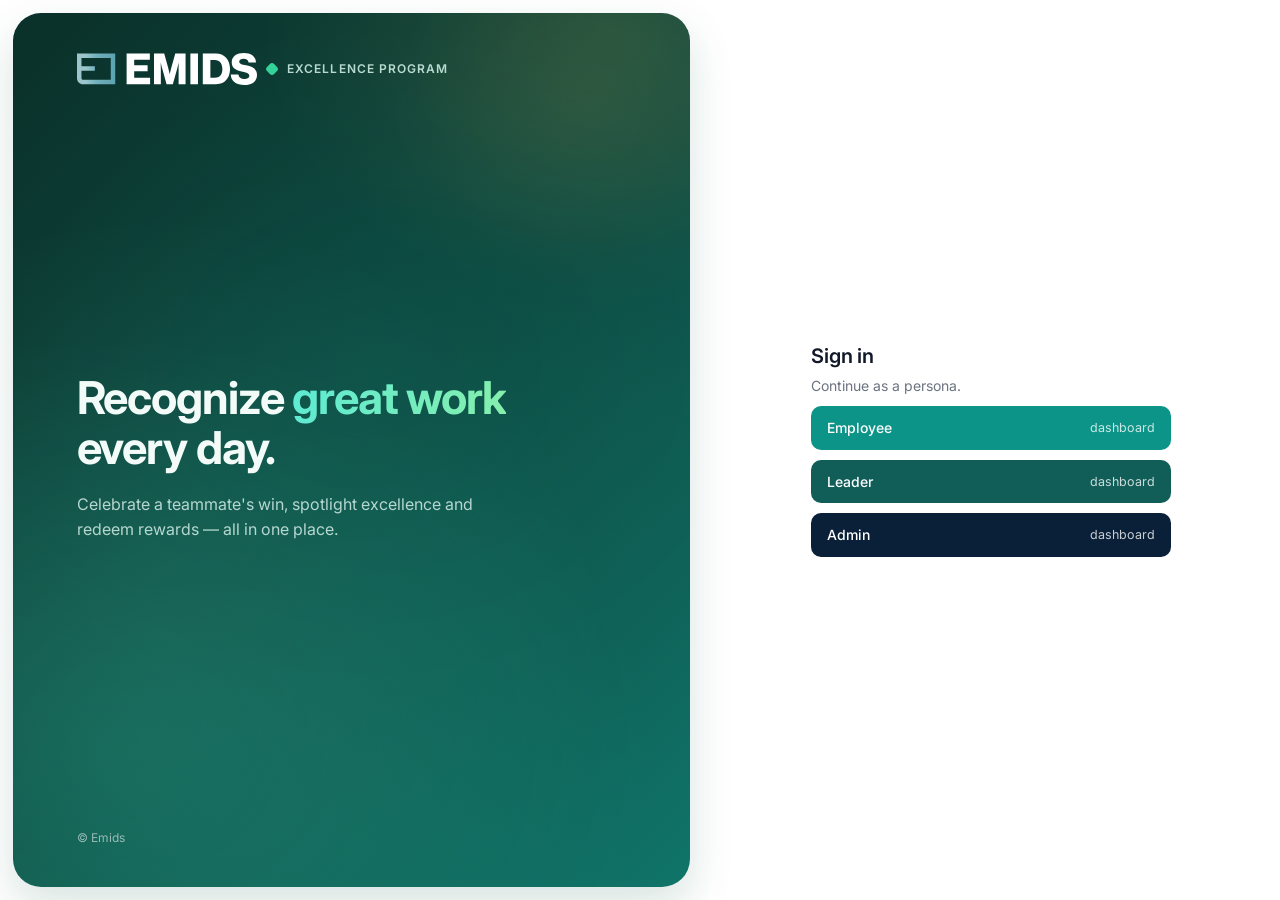
<file: index.html>
<!DOCTYPE html>
<html lang="en">
<head>
<meta charset="utf-8">
<meta name="viewport" content="width=device-width, initial-scale=1">
<title>Excellence Program — Sign in</title>
<link rel="preconnect" href="https://fonts.googleapis.com">
<link rel="preconnect" href="https://fonts.gstatic.com" crossorigin>
<link href="https://fonts.googleapis.com/css2?family=Inter:wght@400;500;600;700&display=swap" rel="stylesheet">
<style>
  * { margin: 0; padding: 0; box-sizing: border-box; }

  html, body { min-height: 100dvh; }

  body {
    font: 400 14px/1.5 "Inter", system-ui, sans-serif;
    color: #1f2937;
    background: #ffffff;
    -webkit-font-smoothing: antialiased;
  }

  .split {
    display: flex;
    min-height: 100dvh;
  }

  /* ---------- Left (brand) panel ---------- */

  .brand {
    flex: 1.15 1 54%;
    position: relative;
    display: flex;
    flex-direction: column;
    justify-content: space-between;
    margin: clamp(10px, 1.4vh, 16px);
    border-radius: 28px;
    box-shadow: 0 18px 44px rgba(12, 84, 70, 0.16);
    background:
      radial-gradient(560px 440px at 88% 2%, rgba(252, 211, 77, 0.10), transparent 62%),
      radial-gradient(320px 260px at 84% 10%, rgba(240, 180, 84, 0.07), transparent 60%),
      radial-gradient(900px 680px at 14% 84%, rgba(45, 212, 168, 0.16), transparent 60%),
      radial-gradient(640px 520px at 52% 40%, rgba(20, 184, 166, 0.08), transparent 65%),
      linear-gradient(135deg, #0a3029 0%, #0d4a41 52%, #10756a 100%);
    padding: clamp(22px, 4.5vh, 44px) clamp(26px, 5vw, 72px);
    overflow: hidden;
  }

  .brand::before {
    content: "";
    position: absolute;
    inset: 0;
    background: radial-gradient(640px at 22% 74%, rgba(94, 234, 212, 0.10), transparent 70%);
    animation: breathe 7s ease-in-out infinite alternate;
    pointer-events: none;
  }

  .brand-lockup {
    position: relative;
    display: flex;
    align-items: center;
    gap: 10px;
  }

  .brand-logo {
    height: 32px;
    width: auto;
    display: block;
  }

  .gem {
    width: 10px;
    height: 10px;
    border-radius: 3px;
    background: #34d399;
    transform: rotate(45deg);
  }

  .brand-program {
    font: 600 12px/1.2 "Inter", sans-serif;
    letter-spacing: 0.09em;
    text-transform: uppercase;
    color: rgba(214, 244, 236, 0.85);
    white-space: nowrap;
  }

  .brand-center {
    position: relative;
    max-width: 520px;
    padding: 32px 0;
  }

  .brand-headline {
    font: 700 clamp(30px, 2.6vw + 12px, 48px)/1.12 "Inter", sans-serif;
    letter-spacing: -0.025em;
    color: #f2fbf8;
  }

  .brand-line {
    margin-top: 18px;
    font-size: 16px;
    line-height: 1.55;
    color: rgba(222, 246, 240, 0.80);
    max-width: 44ch;
  }

  .brand-footer {
    position: relative;
    font-size: 12px;
    color: rgba(255, 255, 255, 0.55);
  }

  /* entrance animation — one orchestrated load, then still */
  .rise {
    opacity: 0;
    transform: translateY(14px);
    animation: rise .65s cubic-bezier(.22,.8,.36,1) forwards;
  }
  .rise-1 { animation-delay: .05s; }
  .rise-2 { animation-delay: .18s; }
  .rise-3 { animation-delay: .30s; }
  .rise-4 { animation-delay: .42s; }

  /* ---------- Right (personas) panel ---------- */

  .auth {
    flex: 1 1 46%;
    display: flex;
    flex-direction: column;
    justify-content: center;
    align-items: center;
    padding: clamp(20px, 4vh, 40px) clamp(24px, 4vw, 56px);
  }

  .auth-inner {
    width: 100%;
    max-width: 360px;
    text-align: left;
  }

  .auth h2 {
    font: 600 20px/1.3 "Inter", sans-serif;
    letter-spacing: -0.01em;
    color: #111827;
  }

  .auth-support {
    margin-top: 6px;
    font-size: 14px;
    color: #6b7280;
  }

  .accent {
    background: linear-gradient(100deg, #5eead4, #86efac);
    -webkit-background-clip: text;
    background-clip: text;
    color: transparent;
  }

  .or-rule {
    display: flex;
    align-items: center;
    gap: 10px;
    margin: 20px 0 14px;
    font-size: 12px;
    color: #8fa3a0;
  }
  .or-rule::before, .or-rule::after {
    content: "";
    flex: 1;
    height: 1px;
    background: #dfe7e4;
  }

  .persona {
    display: flex;
    width: 100%;
    align-items: center;
    justify-content: space-between;
    margin-top: 10px;
    padding: 12px 16px;
    font: 500 14px/1.4 "Inter", sans-serif;
    color: #ffffff;
    background: #0d9488;
    border: none;
    border-radius: 10px;
    cursor: pointer;
    text-decoration: none;
    transition: background .15s ease, transform .15s ease, box-shadow .15s ease;
  }
  .persona:hover {
    background: #0f766e;
    transform: translateY(-1px);
    box-shadow: 0 6px 16px rgba(13, 148, 136, 0.25);
  }
  .persona:active { transform: translateY(0); background: #115e59; }
  .persona:focus-visible { outline: 2px solid #0d9488; outline-offset: 2px; }
  .persona span { font-weight: 400; font-size: 12.5px; color: rgba(255,255,255,.78); }
  .persona.leader { background: #115e59; }
  .persona.admin { background: #0a2038; }
  .persona.admin:hover { background: #154071; }

  @keyframes rise {
    to { opacity: 1; transform: translateY(0); }
  }
  @keyframes breathe {
    from { opacity: .7; transform: scale(1); }
    to   { opacity: 1;  transform: scale(1.06); }
  }

  @media (prefers-reduced-motion: reduce) {
    .persona, .brand::before { transition: none; animation: none; }
    .rise { opacity: 1; transform: none; animation: none; }
  }

  /* ---------- Mobile: stack, brand first ---------- */

  @media (max-width: 720px) {
    .split { flex-direction: column; }
    .brand {
      min-height: auto;
    }
    .brand-center { padding: 44px 0; max-width: none; }
    .auth { padding: 48px 24px; }
    .brand-program { display: none; }
  }
</style>
</head>
<body>
<main class="split">
  <section class="brand">
    <div class="brand-lockup rise rise-1">
      <img class="brand-logo" src="assets/emids-logo-dark.svg" alt="Emids">
      <span class="gem" aria-hidden="true"></span>
      <span class="brand-program">Excellence Program</span>
    </div>
    <div class="brand-center">
      <h1 class="brand-headline rise rise-2">Recognize <span class="accent">great work</span> every day.</h1>
      <p class="brand-line rise rise-3">Celebrate a teammate's win, spotlight excellence and redeem rewards — all in one place.</p>
    </div>
    <footer class="brand-footer rise rise-4">&copy; Emids</footer>
  </section>

  <section class="auth">
    <div class="auth-inner rise rise-3">
      <h2>Sign in</h2>
      <p class="auth-support">Continue as a persona.</p>
      <a class="persona" href="employee.html">Employee <span>dashboard</span></a>
      <a class="persona leader" href="leader.html">Leader <span>dashboard</span></a>
      <a class="persona admin" href="admin.html">Admin <span>dashboard</span></a>
    </div>
  </section>
</main>
</body>
</html>
</file>
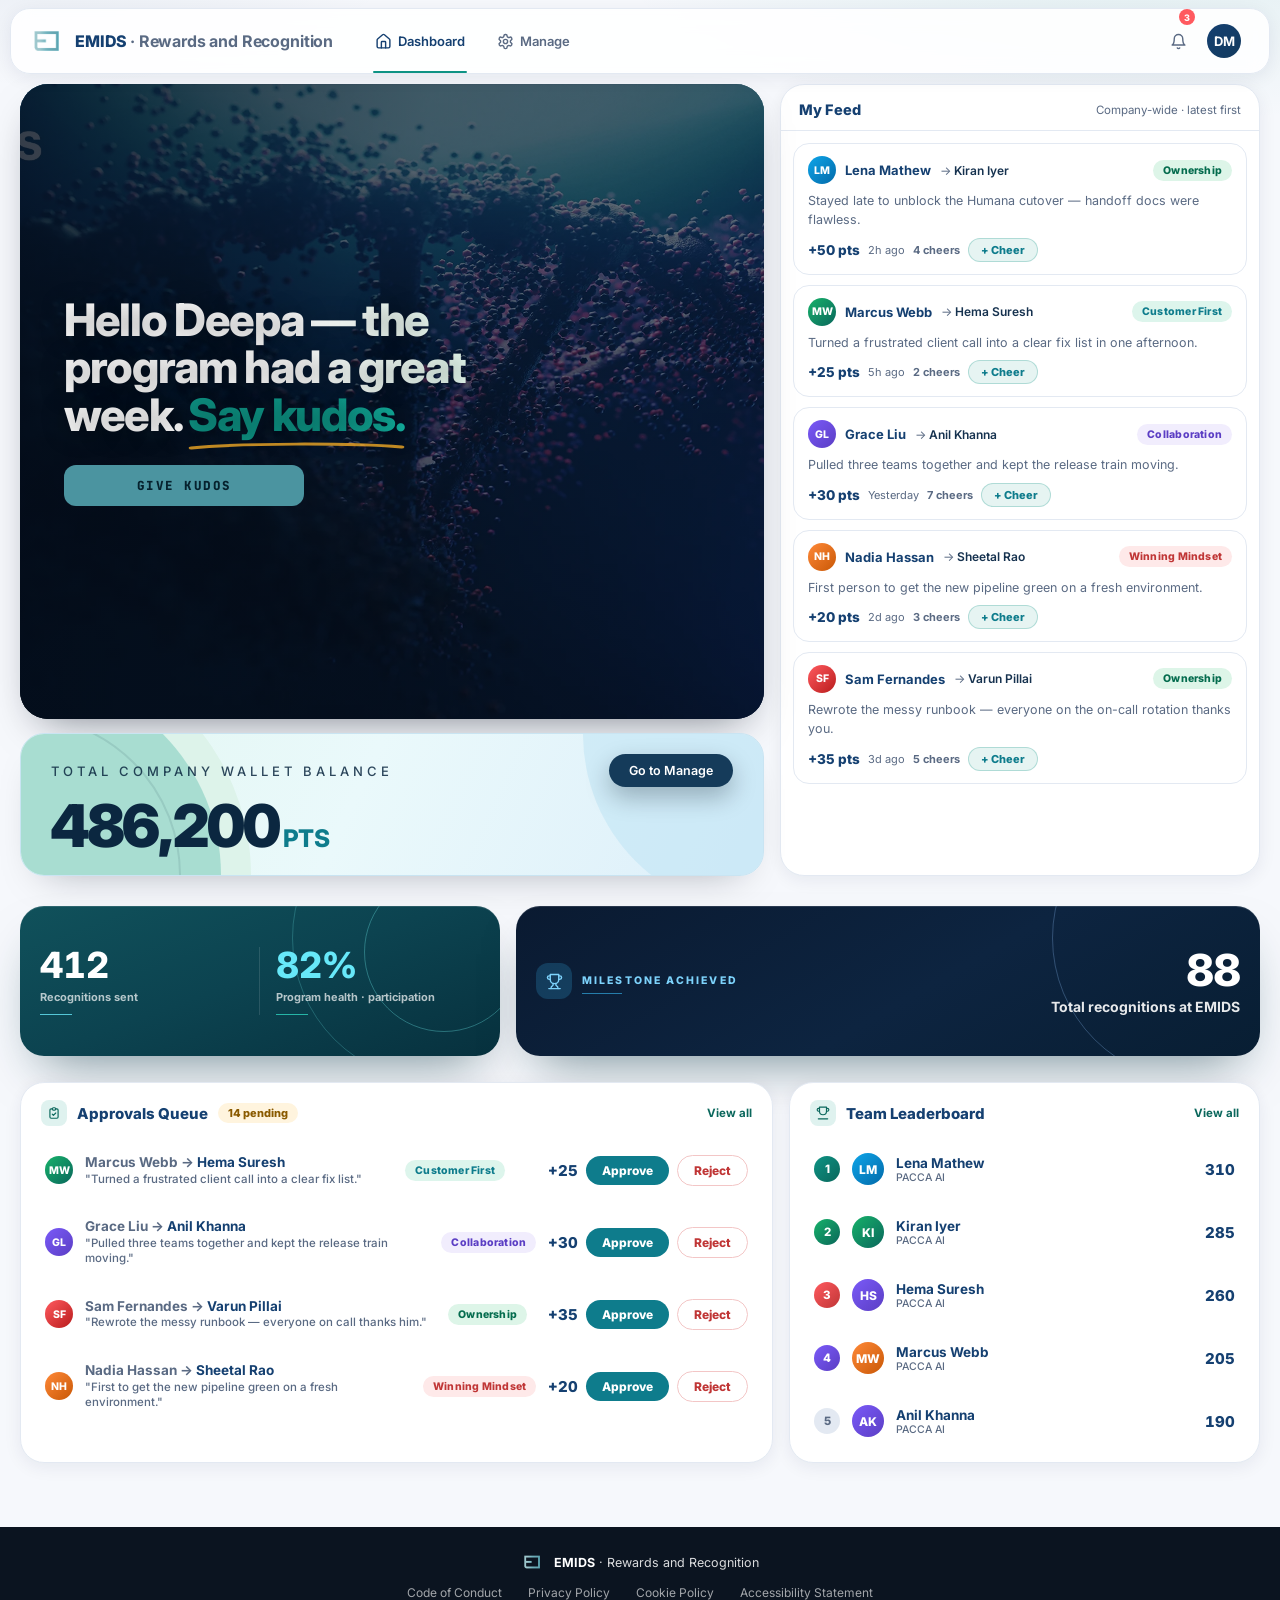
<file: admin.html>
<!doctype html>
<html lang="en">
<head>
<meta charset="utf-8">
<meta name="viewport" content="width=device-width, initial-scale=1">
<title>EMIDS · Rewards and Recognition</title>
<link rel="preconnect" href="https://fonts.googleapis.com">
<link rel="preconnect" href="https://fonts.gstatic.com" crossorigin>
<link href="https://fonts.googleapis.com/css2?family=Inter:wght@400;500;600;700;800;900&family=JetBrains+Mono:wght@700;800&display=swap" rel="stylesheet">
<link rel="stylesheet" href="css/wire.css?v=2">
</head>
<body>

<header class="topbar">
  <div class="h-row">
    <a class="brand" href="index.html">
      <img class="emids-ic" alt="emids" src="assets/emids-icon.png">
      <span class="b-name">EMIDS <span>· Rewards and Recognition</span></span>
    </a>
    <nav aria-label="Primary">
      <a class="item active" href="admin.html">
        <svg viewBox="0 0 24 24" fill="none" stroke="currentColor" stroke-width="2" stroke-linecap="round" stroke-linejoin="round" aria-hidden="true"><path d="M15 21v-8a1 1 0 0 0-1-1h-4a1 1 0 0 0-1 1v8"/><path d="M3 10a2 2 0 0 1 .709-1.528l7-6a2 2 0 0 1 2.582 0l7 6A2 2 0 0 1 21 10v9a2 2 0 0 1-2 2H5a2 2 0 0 1-2-2z"/></svg>
        Dashboard
      </a>
      <a class="item" href="manage.html">
        <svg viewBox="0 0 24 24" fill="none" stroke="currentColor" stroke-width="2" stroke-linecap="round" stroke-linejoin="round" aria-hidden="true"><path d="M12.22 2h-.44a2 2 0 0 0-2 2v.18a2 2 0 0 1-1 1.73l-.43.25a2 2 0 0 1-2 0l-.15-.08a2 2 0 0 0-2.73.73l-.22.38a2 2 0 0 0 .73 2.73l.15.1a2 2 0 0 1 1 1.72v.51a2 2 0 0 1-1 1.74l-.15.09a2 2 0 0 0-.73 2.73l.22.38a2 2 0 0 0 2.73.73l.15-.08a2 2 0 0 1 2 0l.43.25a2 2 0 0 1 1 1.73V20a2 2 0 0 0 2 2h.44a2 2 0 0 0 2-2v-.18a2 2 0 0 1 1-1.73l.43-.25a2 2 0 0 1 2 0l.15.08a2 2 0 0 0 2.73-.73l.22-.39a2 2 0 0 0-.73-2.73l-.15-.08a2 2 0 0 1-1-1.74v-.5a2 2 0 0 1 1-1.74l.15-.09a2 2 0 0 0 .73-2.73l-.22-.38a2 2 0 0 0-2.73-.73l-.15.08a2 2 0 0 1-2 0l-.43-.25a2 2 0 0 1-1-1.73V4a2 2 0 0 0-2-2z"/><circle cx="12" cy="12" r="3"/></svg>
        Manage
      </a>
    </nav>
    <span class="spacer"></span>
    <a class="bell" aria-label="Notifications" href="#">
      <svg viewBox="0 0 24 24" fill="none" stroke="currentColor" stroke-width="2" stroke-linecap="round" stroke-linejoin="round" aria-hidden="true"><path d="M6 8a6 6 0 0 1 12 0c0 7 3 9 3 9H3s3-2 3-9"/><path d="M10.3 21a1.94 1.94 0 0 0 3.4 0"/></svg>
      <span class="b-badge">3</span>
    </a>
    <a class="avatar admin" aria-label="Deepa Menon" href="#" title="Deepa Menon"><span class="a-face">DM</span></a>
  </div>
</header>

<section class="landing">
  <div class="landing-left">
    <div class="video-card">
      <video autoplay muted loop playsinline
             poster="assets/emids-hero.webp"
             src="assets/emids-site-hero.mp4"></video>
      <div class="veil"></div>
      <div class="copy">
        <h1>Hello Deepa — the program had a great week. <em>Say kudos.</em></h1>
        <a class="btn-kudos" href="recognize.html">Give Kudos</a>
      </div>
    </div>

    <div class="wallet-card">
      <span class="ring-a" aria-hidden="true"></span>
      <span class="ring-b" aria-hidden="true"></span>
      <div class="w-in">
        <div class="w-top">
          <div class="w-label">Total Company Wallet Balance</div>
          <a class="btn-more" href="manage.html">Go to Manage</a>
        </div>
        <div class="w-row">
          <div><span class="w-val tnum">486,200</span> <span class="w-unit">PTS</span></div>
        </div>
      </div>
    </div>
  </div>

  <aside class="feed">
    <div class="feed-head">
      <h2>My Feed</h2>
      <span class="f-count">Company-wide · latest first</span>
    </div>
    <div class="feed-scroll">
      <article class="post">
        <div class="p-top"><span class="av v1">LM</span><span class="p-name">Lena Mathew</span><span class="p-arrow">→ <b>Kiran Iyer</b></span><span class="p-chip val-ow">Ownership</span></div>
        <p>Stayed late to unblock the Humana cutover — handoff docs were flawless.</p>
        <div class="p-foot"><b class="p-pts">+50 pts</b><span class="p-time">2h ago</span><span class="p-cher">4 cheers</span><button class="p-cheer" type="button">+ Cheer</button></span></div>
      </article>
      <article class="post">
        <div class="p-top"><span class="av v2">MW</span><span class="p-name">Marcus Webb</span><span class="p-arrow">→ <b>Hema Suresh</b></span><span class="p-chip val-cf">Customer First</span></div>
        <p>Turned a frustrated client call into a clear fix list in one afternoon.</p>
        <div class="p-foot"><b class="p-pts">+25 pts</b><span class="p-time">5h ago</span><span class="p-cher">2 cheers</span><button class="p-cheer" type="button">+ Cheer</button></span></div>
      </article>
      <article class="post">
        <div class="p-top"><span class="av v3">GL</span><span class="p-name">Grace Liu</span><span class="p-arrow">→ <b>Anil Khanna</b></span><span class="p-chip val-co">Collaboration</span></div>
        <p>Pulled three teams together and kept the release train moving.</p>
        <div class="p-foot"><b class="p-pts">+30 pts</b><span class="p-time">Yesterday</span><span class="p-cher">7 cheers</span><button class="p-cheer" type="button">+ Cheer</button></span></div>
      </article>
      <article class="post">
        <div class="p-top"><span class="av v5">NH</span><span class="p-name">Nadia Hassan</span><span class="p-arrow">→ <b>Sheetal Rao</b></span><span class="p-chip val-wm">Winning Mindset</span></div>
        <p>First person to get the new pipeline green on a fresh environment.</p>
        <div class="p-foot"><b class="p-pts">+20 pts</b><span class="p-time">2d ago</span><span class="p-cher">3 cheers</span><button class="p-cheer" type="button">+ Cheer</button></span></div>
      </article>
      <article class="post">
        <div class="p-top"><span class="av v6">SF</span><span class="p-name">Sam Fernandes</span><span class="p-arrow">→ <b>Varun Pillai</b></span><span class="p-chip val-ow">Ownership</span></div>
        <p>Rewrote the messy runbook — everyone on the on-call rotation thanks you.</p>
        <div class="p-foot"><b class="p-pts">+35 pts</b><span class="p-time">3d ago</span><span class="p-cher">5 cheers</span><button class="p-cheer" type="button">+ Cheer</button></span></div>
      </article>
    </div>
  </aside>
</section>

<section class="stats">
  <a class="stat-split" href="#">
    <span class="ring a" aria-hidden="true"></span>
    <span class="ring b" aria-hidden="true"></span>
    <span class="cols">
      <span class="half">
        <b class="s-num tnum">412</b>
        <span class="s-lab">Recognitions sent</span>
        <span class="s-bar"></span>
      </span>
      <span class="half">
        <b class="s-num tnum">82%</b>
        <span class="s-lab">Program health · participation</span>
        <span class="s-bar"></span>
      </span>
    </span>
  </a>
  <a class="stat-mile" href="#">
    <span class="ring a sky" aria-hidden="true"></span>
    <span class="m-id">
      <span class="m-badge">
        <svg viewBox="0 0 24 24" fill="none" stroke="currentColor" stroke-width="2" stroke-linecap="round" stroke-linejoin="round" aria-hidden="true"><path d="M6 9H4.5a2.5 2.5 0 0 1 0-5H6"/><path d="M18 9h1.5a2.5 2.5 0 0 0 0-5H18"/><path d="M4 22h16"/><path d="M10 14.66V17c0 .55-.47.98-.97 1.21C7.85 18.75 7 20.24 7 22"/><path d="M14 14.66V17c0 .55.47.98.97 1.21C16.15 18.75 17 20.24 17 22"/><path d="M18 2H6v7a6 6 0 0 0 12 0V2Z"/></svg>
      </span>
      <span><span class="m-name">Milestone achieved</span></span>
    </span>
    <span class="m-num">
      <b class="tnum">88</b>
      <span>Total recognitions at EMIDS</span>
    </span>
  </a>
</section>

<section class="hl-row">
  <section class="panel">
    <div class="head">
      <span class="p-ic"><svg viewBox="0 0 24 24" fill="none" stroke="currentColor" stroke-width="2" stroke-linecap="round" stroke-linejoin="round" aria-hidden="true"><path d="M9 5H7a2 2 0 0 0-2 2v12a2 2 0 0 0 2 2h10a2 2 0 0 0 2-2V7a2 2 0 0 0-2-2h-2"/><rect width="6" height="4" x="9" y="3" rx="2"/><path d="m9 14 2 2 4-4"/></svg></span>
      <h2>Approvals Queue</h2>
      <span class="q-count">14 pending</span>
      <a class="h-link" href="#">View all</a>
    </div>
    <div class="body">
      <div class="q-row">
        <span class="av v2">MW</span>
        <span class="q-who">Marcus Webb → <b>Hema Suresh</b><span class="q-msg">"Turned a frustrated client call into a clear fix list."</span></span>
        <span class="p-chip val-cf">Customer First</span>
        <span class="q-meta">
          <span class="lb-pts tnum">+25</span>
          <a class="q-btn ok" href="#">Approve</a>
          <a class="q-btn no" href="#">Reject</a>
        </span>
      </div>
      <div class="q-row">
        <span class="av v3">GL</span>
        <span class="q-who">Grace Liu → <b>Anil Khanna</b><span class="q-msg">"Pulled three teams together and kept the release train moving."</span></span>
        <span class="p-chip val-co">Collaboration</span>
        <span class="q-meta">
          <span class="lb-pts tnum">+30</span>
          <a class="q-btn ok" href="#">Approve</a>
          <a class="q-btn no" href="#">Reject</a>
        </span>
      </div>
      <div class="q-row">
        <span class="av v6">SF</span>
        <span class="q-who">Sam Fernandes → <b>Varun Pillai</b><span class="q-msg">"Rewrote the messy runbook — everyone on call thanks him."</span></span>
        <span class="p-chip val-ow">Ownership</span>
        <span class="q-meta">
          <span class="lb-pts tnum">+35</span>
          <a class="q-btn ok" href="#">Approve</a>
          <a class="q-btn no" href="#">Reject</a>
        </span>
      </div>
      <div class="q-row">
        <span class="av v5">NH</span>
        <span class="q-who">Nadia Hassan → <b>Sheetal Rao</b><span class="q-msg">"First to get the new pipeline green on a fresh environment."</span></span>
        <span class="p-chip val-wm">Winning Mindset</span>
        <span class="q-meta">
          <span class="lb-pts tnum">+20</span>
          <a class="q-btn ok" href="#">Approve</a>
          <a class="q-btn no" href="#">Reject</a>
        </span>
      </div>
    </div>
  </section>

  <section class="panel">
    <div class="head">
      <span class="p-ic"><svg viewBox="0 0 24 24" fill="none" stroke="currentColor" stroke-width="2" stroke-linecap="round" stroke-linejoin="round" aria-hidden="true"><path d="M6 9H4.5a2.5 2.5 0 0 1 0-5H6"/><path d="M18 9h1.5a2.5 2.5 0 0 0 0-5H18"/><path d="M4 22h16"/><path d="M18 2H6v7a6 6 0 0 0 12 0V2Z"/></svg></span>
      <h2>Team Leaderboard</h2>
      <a class="h-link" href="#">View all</a>
    </div>
    <div class="body">
      <div class="lb-row"><span class="rank-chip r1">1</span><span class="av v1">LM</span><span class="lb-name">Lena Mathew<span class="lb-team">PACCA AI</span></span><span class="lb-pts tnum">310</span></div>
      <div class="lb-row"><span class="rank-chip r2">2</span><span class="av v2">KI</span><span class="lb-name">Kiran Iyer<span class="lb-team">PACCA AI</span></span><span class="lb-pts tnum">285</span></div>
      <div class="lb-row"><span class="rank-chip r3">3</span><span class="av v3">HS</span><span class="lb-name">Hema Suresh<span class="lb-team">PACCA AI</span></span><span class="lb-pts tnum">260</span></div>
      <div class="lb-row"><span class="rank-chip r4">4</span><span class="av v5">MW</span><span class="lb-name">Marcus Webb<span class="lb-team">PACCA AI</span></span><span class="lb-pts tnum">205</span></div>
      <div class="lb-row"><span class="rank-chip rx">5</span><span class="av v3">AK</span><span class="lb-name">Anil Khanna<span class="lb-team">PACCA AI</span></span><span class="lb-pts tnum">190</span></div>
    </div>
  </section>
</section>

<footer class="footer">
  <div class="f-brand">
    <img alt="" src="assets/emids-icon.png">
    <span class="f-name"><b>EMIDS</b> · Rewards and Recognition</span>
  </div>
  <nav>
    <a href="#">Code of Conduct</a>
    <a href="#">Privacy Policy</a>
    <a href="#">Cookie Policy</a>
    <a href="#">Accessibility Statement</a>
  </nav>
</footer>

<script>
(() => {
  document.querySelectorAll('.p-cheer').forEach(b => b.addEventListener('click', () => {
    if (b.classList.contains('on')) return;
    b.classList.add('on');
    b.textContent = 'Cheered';
    const c = b.parentElement.querySelector('.p-cher');
    c.textContent = (parseInt(c.textContent, 10) + 1) + ' cheers';
  }));
})();
</script></body>
</html>
</file>
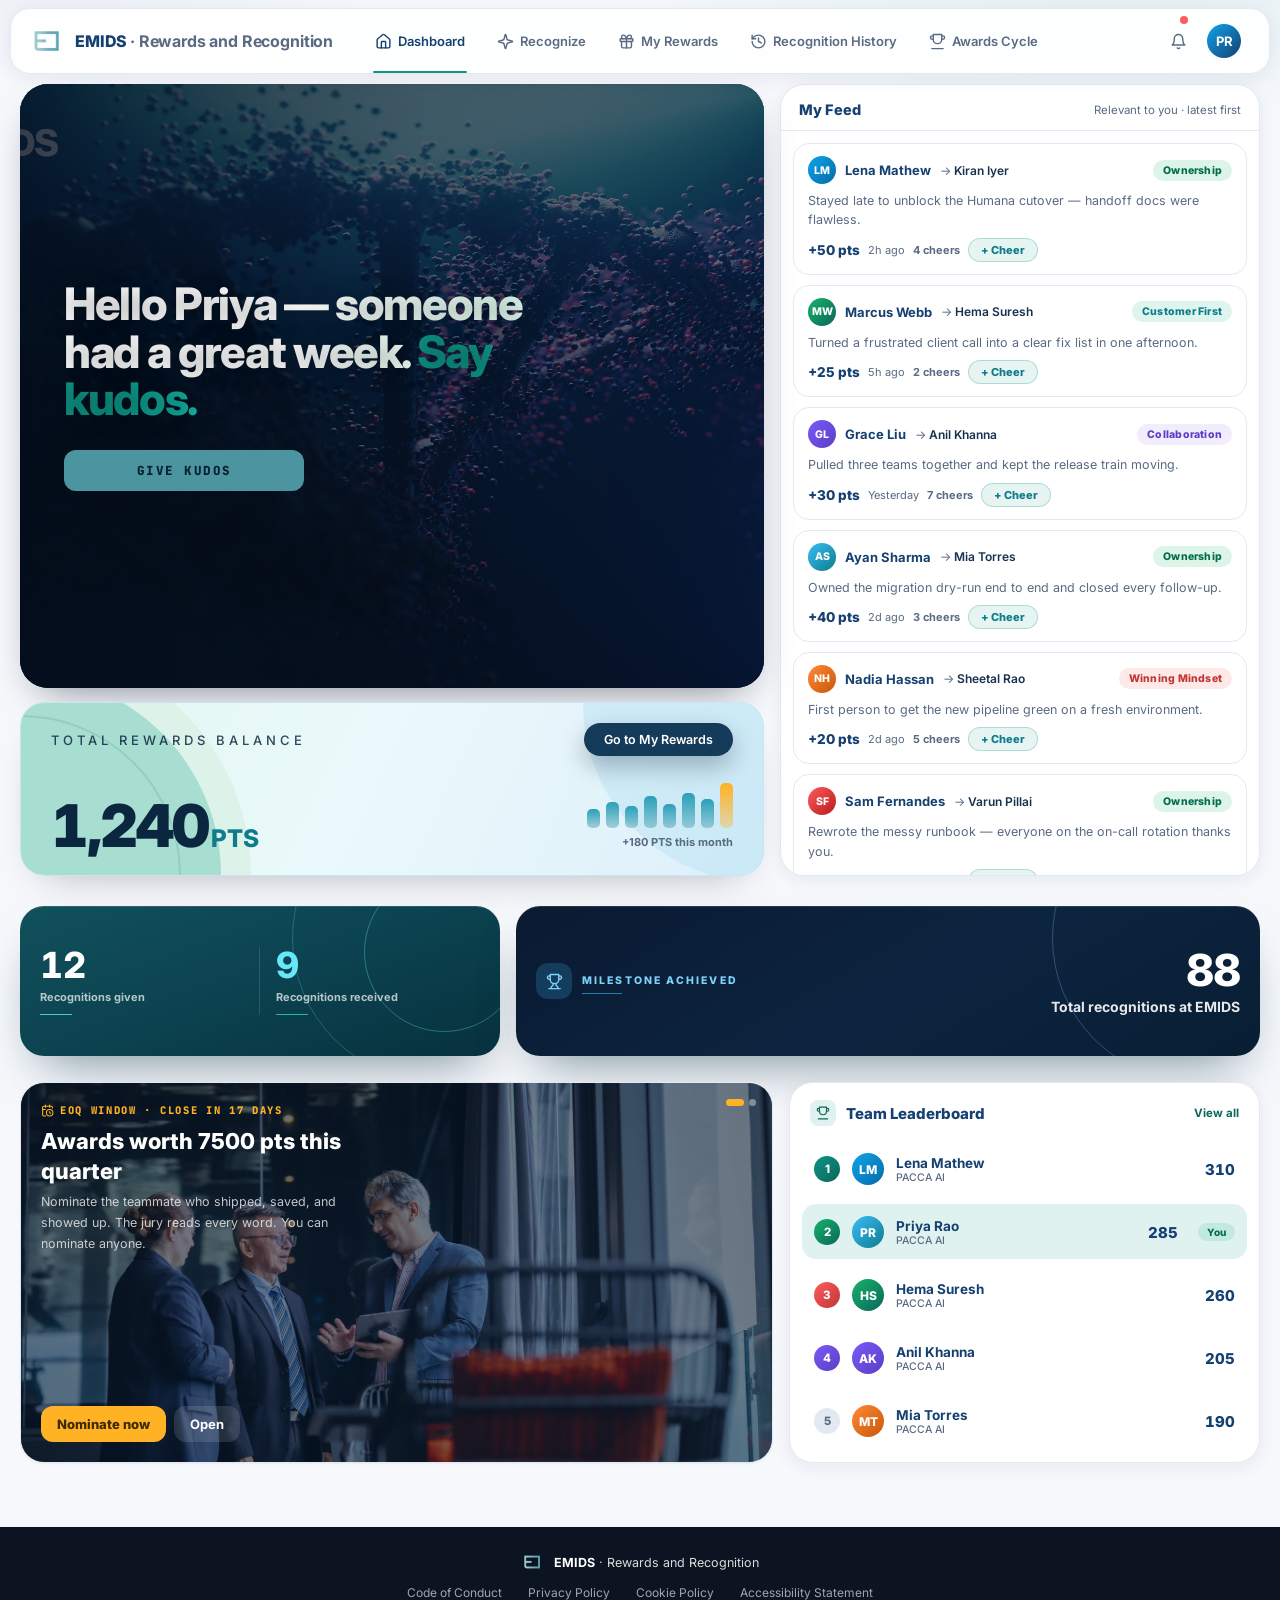
<file: employee.html>
<!doctype html>
<html lang="en">
<head>
<meta charset="utf-8">
<meta name="viewport" content="width=device-width, initial-scale=1">
<title>EMIDS · Rewards and Recognition</title>
<link rel="preconnect" href="https://fonts.googleapis.com">
<link rel="preconnect" href="https://fonts.gstatic.com" crossorigin>
<link href="https://fonts.googleapis.com/css2?family=Inter:wght@400;500;600;700;800;900&family=JetBrains+Mono:wght@700;800&display=swap" rel="stylesheet">
<link rel="stylesheet" href="css/wire.css?v=2">
</head>
<body>

<header class="topbar">
  <div class="h-row">
    <a class="brand" href="index.html">
      <img class="emids-ic" alt="emids" src="assets/emids-icon.png">
      <span class="b-name">EMIDS <span>· Rewards and Recognition</span></span>
    </a>
    <nav aria-label="Primary">
      <a class="item active" href="employee.html">
        <svg viewBox="0 0 24 24" fill="none" stroke="currentColor" stroke-width="2" stroke-linecap="round" stroke-linejoin="round" aria-hidden="true"><path d="M15 21v-8a1 1 0 0 0-1-1h-4a1 1 0 0 0-1 1v8"/><path d="M3 10a2 2 0 0 1 .709-1.528l7-6a2 2 0 0 1 2.582 0l7 6A2 2 0 0 1 21 10v9a2 2 0 0 1-2 2H5a2 2 0 0 1-2-2z"/></svg>
        Dashboard
      </a>
      <a class="item" href="recognize.html">
        <svg viewBox="0 0 24 24" fill="none" stroke="currentColor" stroke-width="2" stroke-linecap="round" stroke-linejoin="round" aria-hidden="true"><path d="M9.937 15.5A2 2 0 0 0 8.5 14.063l-6.135-1.582a.5.5 0 0 1 0-.962L8.5 9.936A2 2 0 0 0 9.937 8.5l1.582-6.135a.5.5 0 0 1 .963 0L14.063 8.5A2 2 0 0 0 15.5 9.937l6.135 1.581a.5.5 0 0 1 0 .964L15.5 14.063a2 2 0 0 0-1.437 1.437l-1.582 6.135a.5.5 0 0 1-.963 0z"/></svg>
        Recognize
      </a>
            <a class="item" href="rewards.html">
        <svg viewBox="0 0 24 24" fill="none" stroke="currentColor" stroke-width="2" stroke-linecap="round" stroke-linejoin="round" aria-hidden="true"><rect x="3" y="8" width="18" height="4" rx="1"/><path d="M12 8v13"/><path d="M19 12v7a2 2 0 0 1-2 2H7a2 2 0 0 1-2-2v-7"/><path d="M7.5 8a2.5 2.5 0 0 1 0-5A4.8 8 0 0 1 12 8a4.8 8 0 0 1 4.5-5 2.5 2.5 0 0 1 0 5"/></svg>
        My Rewards
      </a>
          <a class="item" href="history.html">
        <svg viewBox="0 0 24 24" fill="none" stroke="currentColor" stroke-width="2" stroke-linecap="round" stroke-linejoin="round" aria-hidden="true"><path d="M3 12a9 9 0 1 0 9-9 9.75 9.75 0 0 0-6.74 2.74L3 8"/><path d="M3 3v5h5"/><path d="M12 7v5l4 2"/></svg>
        Recognition History
      </a>
      <a class="item" href="#">
        <svg viewBox="0 0 24 24" fill="none" stroke="currentColor" stroke-width="2" stroke-linecap="round" stroke-linejoin="round" aria-hidden="true"><path d="M6 9H4.5a2.5 2.5 0 0 1 0-5H6"/><path d="M18 9h1.5a2.5 2.5 0 0 0 0-5H18"/><path d="M4 22h16"/><path d="M18 2H6v7a6 6 0 0 0 12 0V2Z"/></svg>
        Awards Cycle
      </a>
</nav>
    <span class="spacer"></span>
    <a class="bell" aria-label="Notifications" href="#">
      <svg viewBox="0 0 24 24" fill="none" stroke="currentColor" stroke-width="2" stroke-linecap="round" stroke-linejoin="round" aria-hidden="true"><path d="M6 8a6 6 0 0 1 12 0c0 7 3 9 3 9H3s3-2 3-9"/><path d="M10.3 21a1.94 1.94 0 0 0 3.4 0"/></svg>
      <i></i>
    </a>
    <a class="avatar" aria-label="Priya Rao" href="#" title="Priya Rao"><span class="a-face">PR</span></a>
  </div>
</header>

<section class="landing">
  <div class="landing-left">
    <div class="video-card">
      <video autoplay muted loop playsinline
             poster="assets/emids-hero.webp"
             src="assets/emids-site-hero.mp4"></video>
      <div class="veil"></div>
      <div class="copy">
        <h1>Hello Priya — someone had a great week. <em>Say kudos.</em></h1>
        <a class="btn-kudos" href="recognize.html">Give Kudos</a>
      </div>
    </div>

    <div class="wallet-card">
      <span class="ring-a" aria-hidden="true"></span>
      <span class="ring-b" aria-hidden="true"></span>
      <div class="w-in">
        <div class="w-top">
          <div class="w-label">Total Rewards Balance</div>
          <a class="btn-more" href="rewards.html">Go to My Rewards</a>
        </div>
        <div class="w-row">
          <div><span class="w-val tnum">1,240</span> <span class="w-unit">PTS</span></div>
          <div class="w-bars" aria-hidden="true">
            <div class="w-charts">
              <span style="--h:32%"></span><span style="--h:45%"></span><span style="--h:38%"></span><span style="--h:55%"></span><span style="--h:42%"></span><span style="--h:60%"></span><span style="--h:50%"></span><span class="hot" style="--h:78%"></span>
            </div>
            <span class="w-cap">+180 PTS this month</span>
          </div>
        </div>
      </div>
    </div>
  </div>

  <aside class="feed">
    <div class="feed-head">
      <h2>My Feed</h2>
      <span class="f-count">Relevant to you · latest first</span>
    </div>
    <div class="feed-scroll">
      <article class="post">
        <div class="p-top"><span class="av v1">LM</span><span class="p-name">Lena Mathew</span><span class="p-arrow">→ <b>Kiran Iyer</b></span><span class="p-chip val-ow">Ownership</span></div>
        <p>Stayed late to unblock the Humana cutover — handoff docs were flawless.</p>
        <div class="p-foot"><b class="p-pts">+50 pts</b><span class="p-time">2h ago</span><span class="p-cher">4 cheers</span><button class="p-cheer" type="button">+ Cheer</button></span></div>
      </article>
      <article class="post">
        <div class="p-top"><span class="av v2">MW</span><span class="p-name">Marcus Webb</span><span class="p-arrow">→ <b>Hema Suresh</b></span><span class="p-chip val-cf">Customer First</span></div>
        <p>Turned a frustrated client call into a clear fix list in one afternoon.</p>
        <div class="p-foot"><b class="p-pts">+25 pts</b><span class="p-time">5h ago</span><span class="p-cher">2 cheers</span><button class="p-cheer" type="button">+ Cheer</button></span></div>
      </article>
      <article class="post">
        <div class="p-top"><span class="av v3">GL</span><span class="p-name">Grace Liu</span><span class="p-arrow">→ <b>Anil Khanna</b></span><span class="p-chip val-co">Collaboration</span></div>
        <p>Pulled three teams together and kept the release train moving.</p>
        <div class="p-foot"><b class="p-pts">+30 pts</b><span class="p-time">Yesterday</span><span class="p-cher">7 cheers</span><button class="p-cheer" type="button">+ Cheer</button></span></div>
      </article>
      <article class="post">
        <div class="p-top"><span class="av v4">AS</span><span class="p-name">Ayan Sharma</span><span class="p-arrow">→ <b>Mia Torres</b></span><span class="p-chip val-ow">Ownership</span></div>
        <p>Owned the migration dry-run end to end and closed every follow-up.</p>
        <div class="p-foot"><b class="p-pts">+40 pts</b><span class="p-time">2d ago</span><span class="p-cher">3 cheers</span><button class="p-cheer" type="button">+ Cheer</button></span></div>
      </article>
      <article class="post">
        <div class="p-top"><span class="av v5">NH</span><span class="p-name">Nadia Hassan</span><span class="p-arrow">→ <b>Sheetal Rao</b></span><span class="p-chip val-wm">Winning Mindset</span></div>
        <p>First person to get the new pipeline green on a fresh environment.</p>
        <div class="p-foot"><b class="p-pts">+20 pts</b><span class="p-time">2d ago</span><span class="p-cher">5 cheers</span><button class="p-cheer" type="button">+ Cheer</button></span></div>
      </article>
      <article class="post">
        <div class="p-top"><span class="av v6">SF</span><span class="p-name">Sam Fernandes</span><span class="p-arrow">→ <b>Varun Pillai</b></span><span class="p-chip val-ow">Ownership</span></div>
        <p>Rewrote the messy runbook — everyone on the on-call rotation thanks you.</p>
        <div class="p-foot"><b class="p-pts">+35 pts</b><span class="p-time">3d ago</span><span class="p-cher">6 cheers</span><button class="p-cheer" type="button">+ Cheer</button></span></div>
      </article>
    </div>
  </aside>
</section>

<section class="stats">
  <a class="stat-split" href="rewards.html">
    <span class="ring a" aria-hidden="true"></span>
    <span class="ring b" aria-hidden="true"></span>
    <span class="cols">
      <span class="half">
        <b class="s-num tnum">12</b>
        <span class="s-lab">Recognitions given</span>
        <span class="s-bar"></span>
      </span>
      <span class="half">
        <b class="s-num tnum">9</b>
        <span class="s-lab">Recognitions received</span>
        <span class="s-bar"></span>
      </span>
    </span>
  </a>
  <a class="stat-mile" href="#">
    <span class="ring a sky" aria-hidden="true"></span>
    <span class="m-id">
      <span class="m-badge">
        <svg viewBox="0 0 24 24" fill="none" stroke="currentColor" stroke-width="2" stroke-linecap="round" stroke-linejoin="round" aria-hidden="true"><path d="M6 9H4.5a2.5 2.5 0 0 1 0-5H6"/><path d="M18 9h1.5a2.5 2.5 0 0 0 0-5H18"/><path d="M4 22h16"/><path d="M10 14.66V17c0 .55-.47.98-.97 1.21C7.85 18.75 7 20.24 7 22"/><path d="M14 14.66V17c0 .55.47.98.97 1.21C16.15 18.75 17 20.24 17 22"/><path d="M18 2H6v7a6 6 0 0 0 12 0V2Z"/></svg>
      </span>
      <span><span class="m-name">Milestone achieved</span></span>
    </span>
    <span class="m-num">
      <b class="tnum">88</b>
      <span>Total recognitions at EMIDS</span>
    </span>
  </a>
</section>

<section class="hl-row">
  <div class="hl-card" id="hl">
    <div class="hs on">
      <img alt="" src="assets/img2.webp">
      <span class="hs-veil"></span>
      <span class="hs-top">
        <span class="hl-eyebrow">
          <svg viewBox="0 0 24 24" fill="none" stroke="currentColor" stroke-width="2" stroke-linecap="round" stroke-linejoin="round" aria-hidden="true"><path d="M16 14v2.2l1.6 1"/><path d="M16 2v4"/><path d="M21 7.5V6a2 2 0 0 0-2-2H5a2 2 0 0 0-2 2v14a2 2 0 0 0 2 2h3.5"/><path d="M3 10h5"/><path d="M8 2v4"/><circle cx="16" cy="16" r="6"/></svg>
          EoQ window · close in 17 days
        </span>
        <p class="hl-tit">Awards worth 7500 pts this quarter</p>
        <p class="hl-sub">Nominate the teammate who shipped, saved, and showed up. The jury reads every word. You can nominate anyone.</p>
      </span>
      <span class="hl-actions">
        <a class="hl-btn" href="#">Nominate now</a>
        <a class="hl-btn ghost" href="#">Open</a>
      </span>
    </div>
    <div class="hs">
      <img alt="" src="assets/img1.webp">
      <span class="hs-veil"></span>
      <span class="hs-top">
        <span class="hl-eyebrow">
          <svg viewBox="0 0 24 24" fill="none" stroke="currentColor" stroke-width="2" stroke-linecap="round" stroke-linejoin="round" aria-hidden="true"><path d="M16 21v-2a4 4 0 0 0-4-4H6a4 4 0 0 0-4 4v2"/><path d="M16 3.13a4 4 0 0 1 0 7.75"/><path d="M22 21v-2a4 4 0 0 0-3-3.87"/><circle cx="9" cy="7" r="4"/></svg>
          Quarterly Awards
        </span>
        <p class="hl-tit">Awards worth 7,500 pts this quarter</p>
        <p class="hl-sub">Nominate the teammate who shipped, saved, and showed up. The jury reads every word.</p>
      </span>
      <span class="hl-actions">
        <a class="hl-btn" href="#">Nominate someone</a>
        <a class="hl-btn ghost" href="#">Open</a>
      </span>
    </div>
    <div class="hl-dotrow"><button class="hl-dot on" aria-label="Slide 1"></button><button class="hl-dot" aria-label="Slide 2"></button></div>
  </div>

  <section class="panel">
    <div class="head">
      <span class="p-ic"><svg viewBox="0 0 24 24" fill="none" stroke="currentColor" stroke-width="2" stroke-linecap="round" stroke-linejoin="round" aria-hidden="true"><path d="M6 9H4.5a2.5 2.5 0 0 1 0-5H6"/><path d="M18 9h1.5a2.5 2.5 0 0 0 0-5H18"/><path d="M4 22h16"/><path d="M18 2H6v7a6 6 0 0 0 12 0V2Z"/></svg></span>
      <h2>Team Leaderboard</h2>
      <a class="h-link" href="#">View all</a>
    </div>
    <div class="body">
      <div class="lb-row"><span class="rank-chip r1">1</span><span class="av v1">LM</span><span class="lb-name">Lena Mathew<span class="lb-team">PACCA AI</span></span><span class="lb-pts tnum">310</span></div>
      <div class="lb-row on"><span class="rank-chip r2">2</span><span class="av v4">PR</span><span class="lb-name">Priya Rao<span class="lb-team">PACCA AI</span></span><span class="lb-pts tnum">285</span><span class="you-pill">You</span></div>
      <div class="lb-row"><span class="rank-chip r3">3</span><span class="av v2">HS</span><span class="lb-name">Hema Suresh<span class="lb-team">PACCA AI</span></span><span class="lb-pts tnum">260</span></div>
      <div class="lb-row"><span class="rank-chip r4">4</span><span class="av v3">AK</span><span class="lb-name">Anil Khanna<span class="lb-team">PACCA AI</span></span><span class="lb-pts tnum">205</span></div>
      <div class="lb-row"><span class="rank-chip rx">5</span><span class="av v5">MT</span><span class="lb-name">Mia Torres<span class="lb-team">PACCA AI</span></span><span class="lb-pts tnum">190</span></div>
    </div>
  </section>
</section>

<footer class="footer">
  <div class="f-brand">
    <img alt="" src="assets/emids-icon.png">
    <span class="f-name"><b>EMIDS</b> · Rewards and Recognition</span>
  </div>
  <nav>
    <a href="#">Code of Conduct</a>
    <a href="#">Privacy Policy</a>
    <a href="#">Cookie Policy</a>
    <a href="#">Accessibility Statement</a>
  </nav>
</footer>



<script>
(() => {
  const card = document.getElementById('hl');
  if (!card) return;
  const slides = [...card.querySelectorAll('.hs')];
  const dots = [...card.querySelectorAll('.hl-dot')];
  let i = 0, t;
  const go = n => {
    i = (n + slides.length) % slides.length;
    slides.forEach((s, k) => s.classList.toggle('on', k === i));
    dots.forEach((d, k) => d.classList.toggle('on', k === i));
  };
  dots.forEach((d, k) => d.addEventListener('click', () => { go(k); clearInterval(t); t = setInterval(() => go(i + 1), 6000); }));
  t = setInterval(() => go(i + 1), 6000);
})();
</script>

<script>
(() => {
  document.querySelectorAll('.p-cheer').forEach(b => b.addEventListener('click', () => {
    if (b.classList.contains('on')) return;
    b.classList.add('on');
    b.textContent = 'Cheered';
    const c = b.parentElement.querySelector('.p-cher');
    c.textContent = (parseInt(c.textContent, 10) + 1) + ' cheers';
  }));
})();
</script></body>
</html>
</file>
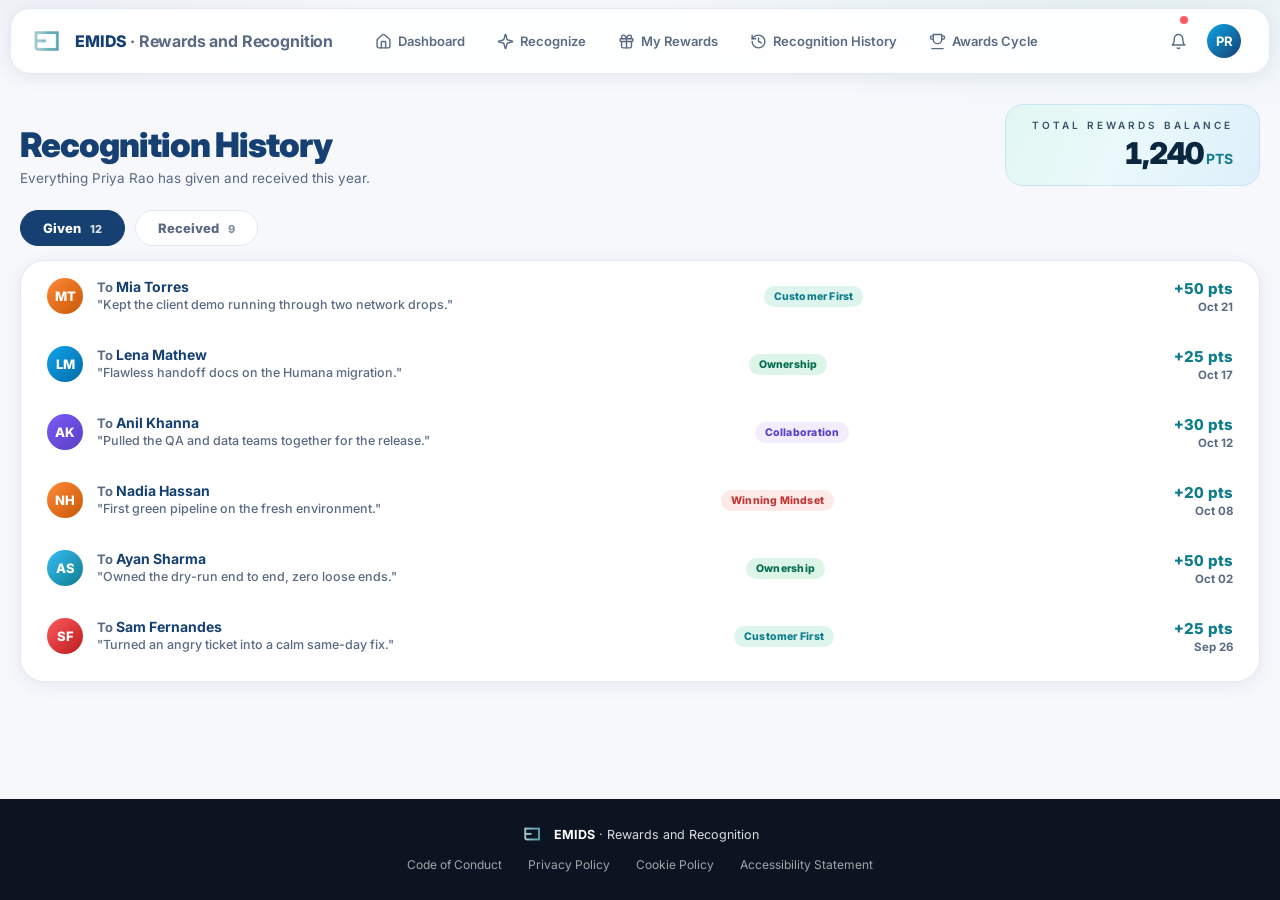
<file: history.html>
<!doctype html>
<html lang="en">
<head>
<meta charset="utf-8">
<meta name="viewport" content="width=device-width, initial-scale=1">
<title>EMIDS · Rewards and Recognition</title>
<link rel="preconnect" href="https://fonts.googleapis.com">
<link rel="preconnect" href="https://fonts.gstatic.com" crossorigin>
<link href="https://fonts.googleapis.com/css2?family=Inter:wght@400;500;600;700;800;900&family=JetBrains+Mono:wght@700;800&display=swap" rel="stylesheet">
<link rel="stylesheet" href="css/wire.css?v=2">
</head>
<body>

<header class="topbar">
  <div class="h-row">
    <a class="brand" href="index.html">
      <img class="emids-ic" alt="emids" src="assets/emids-icon.png">
      <span class="b-name">EMIDS <span>· Rewards and Recognition</span></span>
    </a>
    <nav aria-label="Primary">
      <a class="item" href="employee.html">
        <svg viewBox="0 0 24 24" fill="none" stroke="currentColor" stroke-width="2" stroke-linecap="round" stroke-linejoin="round" aria-hidden="true"><path d="M15 21v-8a1 1 0 0 0-1-1h-4a1 1 0 0 0-1 1v8"/><path d="M3 10a2 2 0 0 1 .709-1.528l7-6a2 2 0 0 1 2.582 0l7 6A2 2 0 0 1 21 10v9a2 2 0 0 1-2 2H5a2 2 0 0 1-2-2z"/></svg>
        Dashboard
      </a>
      <a class="item" href="recognize.html">
        <svg viewBox="0 0 24 24" fill="none" stroke="currentColor" stroke-width="2" stroke-linecap="round" stroke-linejoin="round" aria-hidden="true"><path d="M9.937 15.5A2 2 0 0 0 8.5 14.063l-6.135-1.582a.5.5 0 0 1 0-.962L8.5 9.936A2 2 0 0 0 9.937 8.5l1.582-6.135a.5.5 0 0 1 .963 0L14.063 8.5A2 2 0 0 0 15.5 9.937l6.135 1.581a.5.5 0 0 1 0 .964L15.5 14.063a2 2 0 0 0-1.437 1.437l-1.582 6.135a.5.5 0 0 1-.963 0z"/></svg>
        Recognize
      </a>
      <a class="item" href="rewards.html">
        <svg viewBox="0 0 24 24" fill="none" stroke="currentColor" stroke-width="2" stroke-linecap="round" stroke-linejoin="round" aria-hidden="true"><rect x="3" y="8" width="18" height="4" rx="1"/><path d="M12 8v13"/><path d="M19 12v7a2 2 0 0 1-2 2H7a2 2 0 0 1-2-2v-7"/><path d="M7.5 8a2.5 2.5 0 0 1 0-5A4.8 8 0 0 1 12 8a4.8 8 0 0 1 4.5-5 2.5 2.5 0 0 1 0 5"/></svg>
        My Rewards
      </a>
          <a class="item" href="history.html">
        <svg viewBox="0 0 24 24" fill="none" stroke="currentColor" stroke-width="2" stroke-linecap="round" stroke-linejoin="round" aria-hidden="true"><path d="M3 12a9 9 0 1 0 9-9 9.75 9.75 0 0 0-6.74 2.74L3 8"/><path d="M3 3v5h5"/><path d="M12 7v5l4 2"/></svg>
        Recognition History
      </a>
      <a class="item" href="#">
        <svg viewBox="0 0 24 24" fill="none" stroke="currentColor" stroke-width="2" stroke-linecap="round" stroke-linejoin="round" aria-hidden="true"><path d="M6 9H4.5a2.5 2.5 0 0 1 0-5H6"/><path d="M18 9h1.5a2.5 2.5 0 0 0 0-5H18"/><path d="M4 22h16"/><path d="M18 2H6v7a6 6 0 0 0 12 0V2Z"/></svg>
        Awards Cycle
      </a>
</nav>
    <span class="spacer"></span>
    <a class="bell" aria-label="Notifications" href="#">
      <svg viewBox="0 0 24 24" fill="none" stroke="currentColor" stroke-width="2" stroke-linecap="round" stroke-linejoin="round" aria-hidden="true"><path d="M6 8a6 6 0 0 1 12 0c0 7 3 9 3 9H3s3-2 3-9"/><path d="M10.3 21a1.94 1.94 0 0 0 3.4 0"/></svg>
      <i></i>
    </a>
    <a class="avatar" aria-label="Priya Rao" href="#" title="Priya Rao"><span class="a-face">PR</span></a>
  </div>
</header>

<main class="page">
  <div class="ph-head">
    <div>
      <h1>Recognition History</h1>
      <p class="ph-sub">Everything Priya Rao has given and received this year.</p>
    </div>
    <span class="ph-balance">
      <span class="ph-b-label">Total Rewards Balance</span>
      <span class="ph-b-val"><b class="tnum">1,240</b> PTS</span>
    </span>
  </div>

  <div class="tabs">
    <button class="tab on" data-tab="given">Given <span class="t-n">12</span></button>
    <button class="tab" data-tab="got">Received <span class="t-n">9</span></button>
  </div>

  <section class="panel">
    <div class="body">

      <div class="h-list" id="list-given">
        <div class="h-item">
          <span class="av v5">MT</span>
          <span class="h-who">To <b>Mia Torres</b><span class="h-msg">"Kept the client demo running through two network drops."</span></span>
          <span class="p-chip val-cf">Customer First</span>
          <span class="h-meta"><b class="tnum">+50 pts</b><span class="h-date">Oct 21</span></span>
        </div>
        <div class="h-item">
          <span class="av v1">LM</span>
          <span class="h-who">To <b>Lena Mathew</b><span class="h-msg">"Flawless handoff docs on the Humana migration."</span></span>
          <span class="p-chip val-ow">Ownership</span>
          <span class="h-meta"><b class="tnum">+25 pts</b><span class="h-date">Oct 17</span></span>
        </div>
        <div class="h-item">
          <span class="av v3">AK</span>
          <span class="h-who">To <b>Anil Khanna</b><span class="h-msg">"Pulled the QA and data teams together for the release."</span></span>
          <span class="p-chip val-co">Collaboration</span>
          <span class="h-meta"><b class="tnum">+30 pts</b><span class="h-date">Oct 12</span></span>
        </div>
        <div class="h-item">
          <span class="av v5">NH</span>
          <span class="h-who">To <b>Nadia Hassan</b><span class="h-msg">"First green pipeline on the fresh environment."</span></span>
          <span class="p-chip val-wm">Winning Mindset</span>
          <span class="h-meta"><b class="tnum">+20 pts</b><span class="h-date">Oct 08</span></span>
        </div>
        <div class="h-item">
          <span class="av v4">AS</span>
          <span class="h-who">To <b>Ayan Sharma</b><span class="h-msg">"Owned the dry-run end to end, zero loose ends."</span></span>
          <span class="p-chip val-ow">Ownership</span>
          <span class="h-meta"><b class="tnum">+50 pts</b><span class="h-date">Oct 02</span></span>
        </div>
        <div class="h-item">
          <span class="av v6">SF</span>
          <span class="h-who">To <b>Sam Fernandes</b><span class="h-msg">"Turned an angry ticket into a calm same-day fix."</span></span>
          <span class="p-chip val-cf">Customer First</span>
          <span class="h-meta"><b class="tnum">+25 pts</b><span class="h-date">Sep 26</span></span>
        </div>
      </div>

      <div class="h-list" id="list-got" hidden>
        <div class="h-item">
          <span class="av v2">MW</span>
          <span class="h-who">From <b>Marcus Webb</b><span class="h-msg">"Rebuilt the dashboard queries — 40s to 2s."</span></span>
          <span class="p-chip val-ow">Ownership</span>
          <span class="h-meta"><b class="tnum">+50 pts</b><span class="h-date">Oct 19</span></span>
        </div>
        <div class="h-item">
          <span class="av v1">LM</span>
          <span class="h-who">From <b>Lena Mathew</b><span class="h-msg">"Sat with the new analyst for two days straight."</span></span>
          <span class="p-chip val-co">Collaboration</span>
          <span class="h-meta"><b class="tnum">+30 pts</b><span class="h-date">Oct 15</span></span>
        </div>
        <div class="h-item">
          <span class="av v3">GL</span>
          <span class="h-who">From <b>Grace Liu</b><span class="h-msg">"Caught the race condition before it reached staging."</span></span>
          <span class="p-chip val-wm">Winning Mindset</span>
          <span class="h-meta"><b class="tnum">+20 pts</b><span class="h-date">Oct 09</span></span>
        </div>
        <div class="h-item">
          <span class="av v4">AS</span>
          <span class="h-who">From <b>Ayan Sharma</b><span class="h-msg">"Picked up the on-call when I was out with the flu."</span></span>
          <span class="p-chip val-cf">Customer First</span>
          <span class="h-meta"><b class="tnum">+25 pts</b><span class="h-date">Oct 03</span></span>
        </div>
        <div class="h-item">
          <span class="av v6">SF</span>
          <span class="h-who">From <b>Sam Fernandes</b><span class="h-msg">"The UAT checklist was all you — thank you."</span></span>
          <span class="p-chip val-ow">Ownership</span>
          <span class="h-meta"><b class="tnum">+50 pts</b><span class="h-date">Sep 29</span></span>
        </div>
      </div>

    </div>
  </section>
</main>

<footer class="footer">
  <div class="f-brand">
    <img alt="" src="assets/emids-icon.png">
    <span class="f-name"><b>EMIDS</b> · Rewards and Recognition</span>
  </div>
  <nav>
    <a href="#">Code of Conduct</a>
    <a href="#">Privacy Policy</a>
    <a href="#">Cookie Policy</a>
    <a href="#">Accessibility Statement</a>
  </nav>
</footer>

<script>
(() => {
  const tabs = [...document.querySelectorAll('.tab')];
  tabs.forEach(t => t.addEventListener('click', () => {
    tabs.forEach(x => x.classList.toggle('on', x === t));
    document.getElementById('list-given').hidden = t.dataset.tab !== 'given';
    document.getElementById('list-got').hidden = t.dataset.tab !== 'got';
  }));
})();
</script>
</body>
</html>
</file>
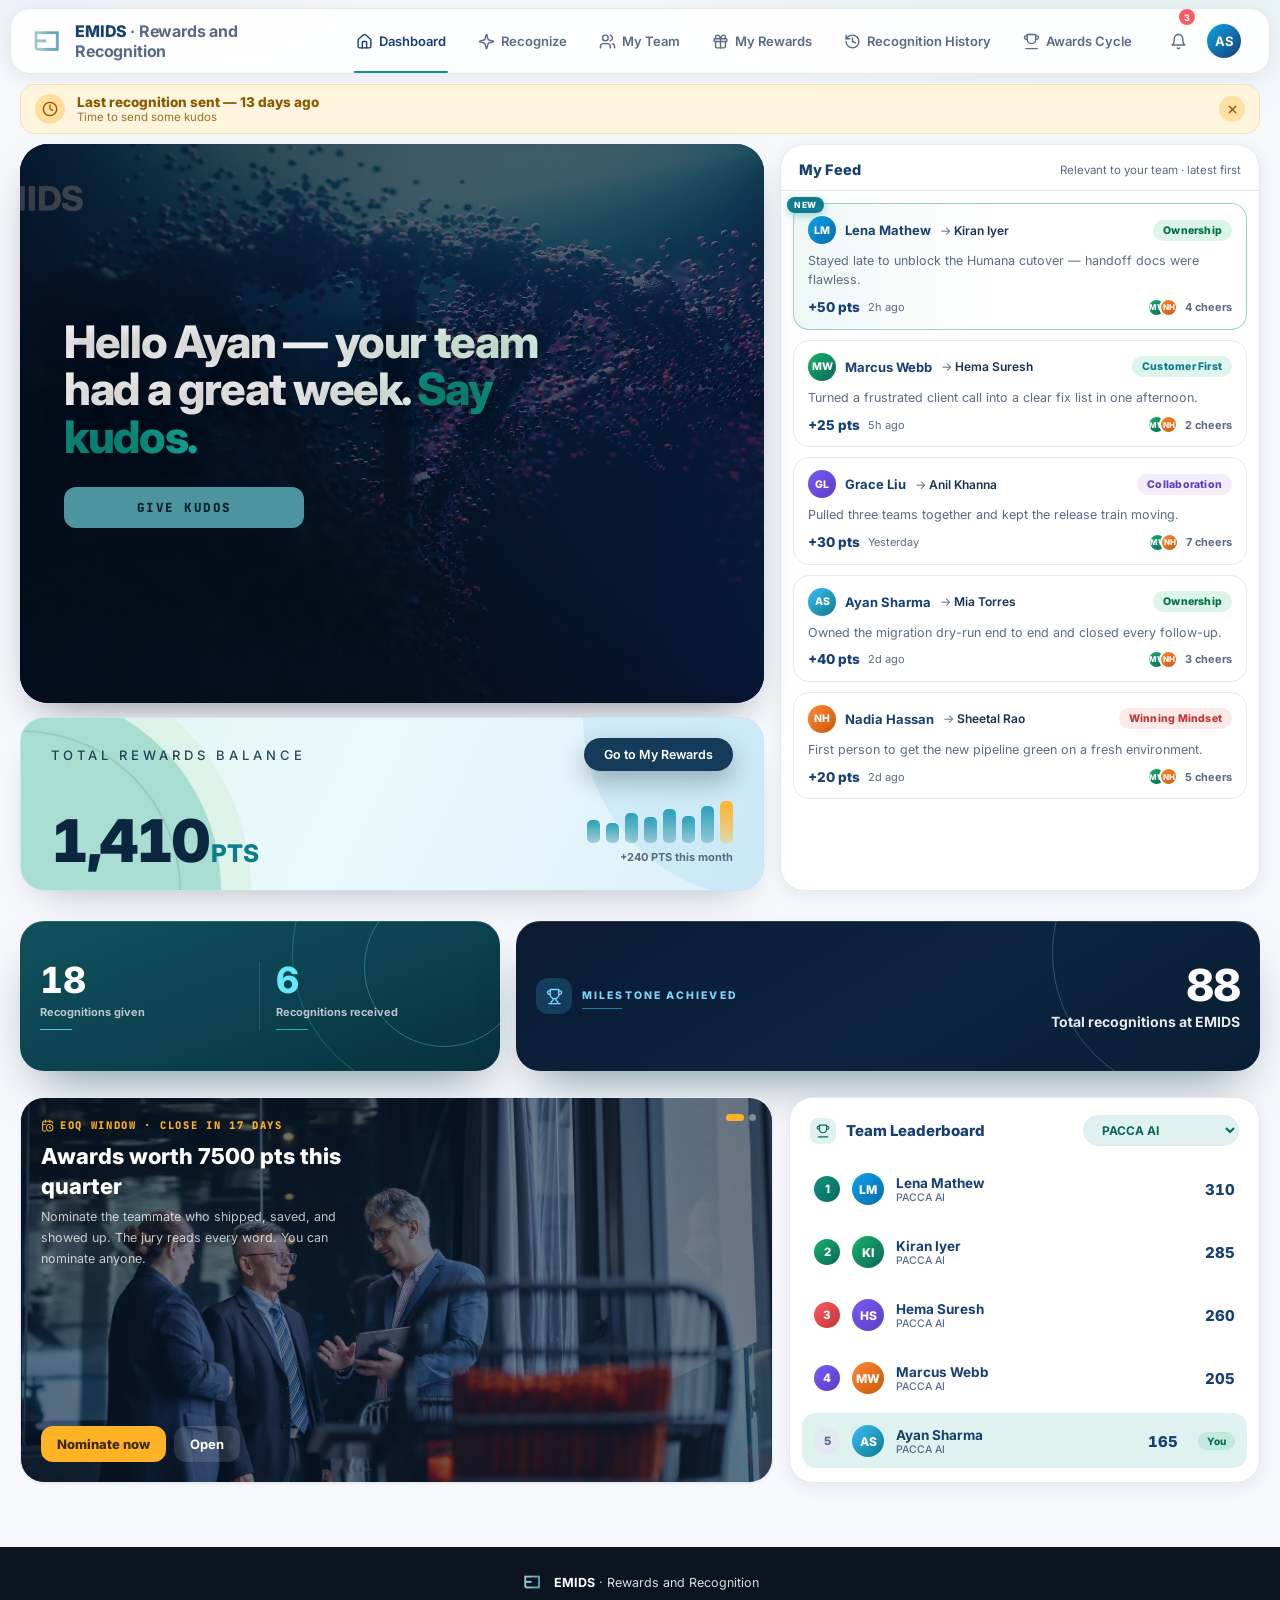
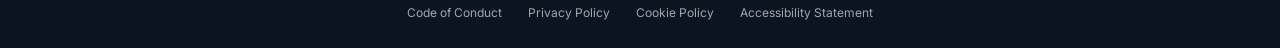
<file: leader.html>
<!doctype html>
<html lang="en">
<head>
<meta charset="utf-8">
<meta name="viewport" content="width=device-width, initial-scale=1">
<title>EMIDS · Rewards and Recognition</title>
<link rel="preconnect" href="https://fonts.googleapis.com">
<link rel="preconnect" href="https://fonts.gstatic.com" crossorigin>
<link href="https://fonts.googleapis.com/css2?family=Inter:wght@400;500;600;700;800;900&family=JetBrains+Mono:wght@700;800&display=swap" rel="stylesheet">
<link rel="stylesheet" href="css/wire.css?v=2">
</head>
<body>

<header class="topbar">
  <div class="h-row">
    <a class="brand" href="index.html">
      <img class="emids-ic" alt="emids" src="assets/emids-icon.png">
      <span class="b-name">EMIDS <span>· Rewards and Recognition</span></span>
    </a>
    <nav aria-label="Primary">
      <a class="item active" href="leader.html">
        <svg viewBox="0 0 24 24" fill="none" stroke="currentColor" stroke-width="2" stroke-linecap="round" stroke-linejoin="round" aria-hidden="true"><path d="M15 21v-8a1 1 0 0 0-1-1h-4a1 1 0 0 0-1 1v8"/><path d="M3 10a2 2 0 0 1 .709-1.528l7-6a2 2 0 0 1 2.582 0l7 6A2 2 0 0 1 21 10v9a2 2 0 0 1-2 2H5a2 2 0 0 1-2-2z"/></svg>
        Dashboard
      </a>
      <a class="item" href="recognize.html">
        <svg viewBox="0 0 24 24" fill="none" stroke="currentColor" stroke-width="2" stroke-linecap="round" stroke-linejoin="round" aria-hidden="true"><path d="M9.937 15.5A2 2 0 0 0 8.5 14.063l-6.135-1.582a.5.5 0 0 1 0-.962L8.5 9.936A2 2 0 0 0 9.937 8.5l1.582-6.135a.5.5 0 0 1 .963 0L14.063 8.5A2 2 0 0 0 15.5 9.937l6.135 1.581a.5.5 0 0 1 0 .964L15.5 14.063a2 2 0 0 0-1.437 1.437l-1.582 6.135a.5.5 0 0 1-.963 0z"/></svg>
        Recognize
      </a>
            <a class="item" href="myteam.html">
        <svg viewBox="0 0 24 24" fill="none" stroke="currentColor" stroke-width="2" stroke-linecap="round" stroke-linejoin="round" aria-hidden="true"><path d="M16 21v-2a4 4 0 0 0-4-4H6a4 4 0 0 0-4 4v2"/><circle cx="9" cy="7" r="4"/><path d="M22 21v-2a4 4 0 0 0-3-3.87"/><path d="M16 3.13a4 4 0 0 1 0 7.75"/></svg>
        My Team
      </a>
      <a class="item" href="rewards.html">
        <svg viewBox="0 0 24 24" fill="none" stroke="currentColor" stroke-width="2" stroke-linecap="round" stroke-linejoin="round" aria-hidden="true"><rect x="3" y="8" width="18" height="4" rx="1"/><path d="M12 8v13"/><path d="M19 12v7a2 2 0 0 1-2 2H7a2 2 0 0 1-2-2v-7"/><path d="M7.5 8a2.5 2.5 0 0 1 0-5A4.8 8 0 0 1 12 8a4.8 8 0 0 1 4.5-5 2.5 2.5 0 0 1 0 5"/></svg>
        My Rewards
      </a>
          <a class="item" href="history.html">
        <svg viewBox="0 0 24 24" fill="none" stroke="currentColor" stroke-width="2" stroke-linecap="round" stroke-linejoin="round" aria-hidden="true"><path d="M3 12a9 9 0 1 0 9-9 9.75 9.75 0 0 0-6.74 2.74L3 8"/><path d="M3 3v5h5"/><path d="M12 7v5l4 2"/></svg>
        Recognition History
      </a>
      <a class="item" href="#">
        <svg viewBox="0 0 24 24" fill="none" stroke="currentColor" stroke-width="2" stroke-linecap="round" stroke-linejoin="round" aria-hidden="true"><path d="M6 9H4.5a2.5 2.5 0 0 1 0-5H6"/><path d="M18 9h1.5a2.5 2.5 0 0 0 0-5H18"/><path d="M4 22h16"/><path d="M18 2H6v7a6 6 0 0 0 12 0V2Z"/></svg>
        Awards Cycle
      </a>
</nav>
    <span class="spacer"></span>
    <a class="bell" aria-label="Notifications" href="#">
      <svg viewBox="0 0 24 24" fill="none" stroke="currentColor" stroke-width="2" stroke-linecap="round" stroke-linejoin="round" aria-hidden="true"><path d="M6 8a6 6 0 0 1 12 0c0 7 3 9 3 9H3s3-2 3-9"/><path d="M10.3 21a1.94 1.94 0 0 0 3.4 0"/></svg>
      <span class="b-badge">3</span>
    </a>
    <a class="avatar" aria-label="Ayan Sharma" href="#" title="Ayan Sharma"><span class="a-face">AS</span></a>
  </div>
</header>

<div class="ticker-wrap" id="nudge">
  <div class="nudge">
    <span class="n-ic">
      <svg viewBox="0 0 24 24" fill="none" stroke="currentColor" stroke-width="2" stroke-linecap="round" stroke-linejoin="round" aria-hidden="true"><circle cx="12" cy="12" r="10"/><path d="M12 6v6l4 2"/></svg>
    </span>
    <span class="n-text"><b>Last recognition sent — 13 days ago</b><span>Time to send some kudos</span></span>
    <button class="n-x" type="button" id="nudge-close" aria-label="Dismiss">
      <svg viewBox="0 0 24 24" fill="none" stroke="currentColor" stroke-width="2.5" stroke-linecap="round" stroke-linejoin="round" aria-hidden="true"><path d="M18 6 6 18"/><path d="m6 6 12 12"/></svg>
    </button>
  </div>
</div>

<section class="landing">
  <div class="landing-left">
    <div class="video-card">
      <video autoplay muted loop playsinline
             poster="assets/emids-hero.webp"
             src="assets/emids-site-hero.mp4"></video>
      <div class="veil"></div>
      <div class="copy">
        <h1>Hello Ayan — your team had a great week. <em>Say kudos.</em></h1>
        <a class="btn-kudos" href="recognize.html">Give Kudos</a>
      </div>
    </div>

    <div class="wallet-card">
      <span class="ring-a" aria-hidden="true"></span>
      <span class="ring-b" aria-hidden="true"></span>
      <div class="w-in">
        <div class="w-top">
          <div class="w-label">Total Rewards Balance</div>
          <a class="btn-more" href="rewards.html">Go to My Rewards</a>
        </div>
        <div class="w-row">
          <div><span class="w-val tnum">1,410</span> <span class="w-unit">PTS</span></div>
          <div class="w-bars" aria-hidden="true">
            <div class="w-charts">
              <span style="--h:40%"></span><span style="--h:35%"></span><span style="--h:52%"></span><span style="--h:44%"></span><span style="--h:58%"></span><span style="--h:47%"></span><span style="--h:64%"></span><span class="hot" style="--h:72%"></span>
            </div>
            <span class="w-cap">+240 PTS this month</span>
          </div>
        </div>
      </div>
    </div>
  </div>

  <aside class="feed">
    <div class="feed-head">
      <h2>My Feed</h2>
      <span class="f-count">Relevant to your team · latest first</span>
    </div>
    <div class="feed-scroll">
      <article class="post new">
        <div class="p-top"><span class="av v1">LM</span><span class="p-name">Lena Mathew</span><span class="p-arrow">→ <b>Kiran Iyer</b></span><span class="p-chip val-ow">Ownership</span></div>
        <p>Stayed late to unblock the Humana cutover — handoff docs were flawless.</p>
        <div class="p-foot"><b class="p-pts">+50 pts</b><span class="p-time">2h ago</span><span class="p-react"><span class="p-stk"><span class="av v2">MW</span><span class="av v5">NH</span></span><span class="p-cher">4 cheers</span></span></div>
      </article>
      <article class="post">
        <div class="p-top"><span class="av v2">MW</span><span class="p-name">Marcus Webb</span><span class="p-arrow">→ <b>Hema Suresh</b></span><span class="p-chip val-cf">Customer First</span></div>
        <p>Turned a frustrated client call into a clear fix list in one afternoon.</p>
        <div class="p-foot"><b class="p-pts">+25 pts</b><span class="p-time">5h ago</span><span class="p-react"><span class="p-stk"><span class="av v2">MW</span><span class="av v5">NH</span></span><span class="p-cher">2 cheers</span></span></div>
      </article>
      <article class="post">
        <div class="p-top"><span class="av v3">GL</span><span class="p-name">Grace Liu</span><span class="p-arrow">→ <b>Anil Khanna</b></span><span class="p-chip val-co">Collaboration</span></div>
        <p>Pulled three teams together and kept the release train moving.</p>
        <div class="p-foot"><b class="p-pts">+30 pts</b><span class="p-time">Yesterday</span><span class="p-react"><span class="p-stk"><span class="av v2">MW</span><span class="av v5">NH</span></span><span class="p-cher">7 cheers</span></span></div>
      </article>
      <article class="post">
        <div class="p-top"><span class="av v4">AS</span><span class="p-name">Ayan Sharma</span><span class="p-arrow">→ <b>Mia Torres</b></span><span class="p-chip val-ow">Ownership</span></div>
        <p>Owned the migration dry-run end to end and closed every follow-up.</p>
        <div class="p-foot"><b class="p-pts">+40 pts</b><span class="p-time">2d ago</span><span class="p-react"><span class="p-stk"><span class="av v2">MW</span><span class="av v5">NH</span></span><span class="p-cher">3 cheers</span></span></div>
      </article>
      <article class="post">
        <div class="p-top"><span class="av v5">NH</span><span class="p-name">Nadia Hassan</span><span class="p-arrow">→ <b>Sheetal Rao</b></span><span class="p-chip val-wm">Winning Mindset</span></div>
        <p>First person to get the new pipeline green on a fresh environment.</p>
        <div class="p-foot"><b class="p-pts">+20 pts</b><span class="p-time">2d ago</span><span class="p-react"><span class="p-stk"><span class="av v2">MW</span><span class="av v5">NH</span></span><span class="p-cher">5 cheers</span></span></div>
      </article>
    </div>
  </aside>
</section>

<section class="stats">
  <a class="stat-split" href="rewards.html">
    <span class="ring a" aria-hidden="true"></span>
    <span class="ring b" aria-hidden="true"></span>
    <span class="cols">
      <span class="half">
        <b class="s-num tnum">18</b>
        <span class="s-lab">Recognitions given</span>
        <span class="s-bar"></span>
      </span>
      <span class="half">
        <b class="s-num tnum">6</b>
        <span class="s-lab">Recognitions received</span>
        <span class="s-bar"></span>
      </span>
    </span>
  </a>
  <a class="stat-mile" href="#">
    <span class="ring a sky" aria-hidden="true"></span>
    <span class="m-id">
      <span class="m-badge">
        <svg viewBox="0 0 24 24" fill="none" stroke="currentColor" stroke-width="2" stroke-linecap="round" stroke-linejoin="round" aria-hidden="true"><path d="M6 9H4.5a2.5 2.5 0 0 1 0-5H6"/><path d="M18 9h1.5a2.5 2.5 0 0 0 0-5H18"/><path d="M4 22h16"/><path d="M10 14.66V17c0 .55-.47.98-.97 1.21C7.85 18.75 7 20.24 7 22"/><path d="M14 14.66V17c0 .55.47.98.97 1.21C16.15 18.75 17 20.24 17 22"/><path d="M18 2H6v7a6 6 0 0 0 12 0V2Z"/></svg>
      </span>
      <span><span class="m-name">Milestone achieved</span></span>
    </span>
    <span class="m-num">
      <b class="tnum">88</b>
      <span>Total recognitions at EMIDS</span>
    </span>
  </a>
</section>

<section class="hl-row">
  <div class="hl-card" id="hl">
    <div class="hs on">
      <img alt="" src="assets/img2.webp">
      <span class="hs-veil"></span>
      <span class="hs-top">
        <span class="hl-eyebrow">
          <svg viewBox="0 0 24 24" fill="none" stroke="currentColor" stroke-width="2" stroke-linecap="round" stroke-linejoin="round" aria-hidden="true"><path d="M16 14v2.2l1.6 1"/><path d="M16 2v4"/><path d="M21 7.5V6a2 2 0 0 0-2-2H5a2 2 0 0 0-2 2v14a2 2 0 0 0 2 2h3.5"/><path d="M3 10h5"/><path d="M8 2v4"/><circle cx="16" cy="16" r="6"/></svg>
          EoQ window · close in 17 days
        </span>
        <p class="hl-tit">Awards worth 7500 pts this quarter</p>
        <p class="hl-sub">Nominate the teammate who shipped, saved, and showed up. The jury reads every word. You can nominate anyone.</p>
      </span>
      <span class="hl-actions">
        <a class="hl-btn" href="#">Nominate now</a>
        <a class="hl-btn ghost" href="#">Open</a>
      </span>
    </div>
    <div class="hs">
      <img alt="" src="assets/img1.webp">
      <span class="hs-veil"></span>
      <span class="hs-top">
        <span class="hl-eyebrow">
          <svg viewBox="0 0 24 24" fill="none" stroke="currentColor" stroke-width="2" stroke-linecap="round" stroke-linejoin="round" aria-hidden="true"><path d="M16 21v-2a4 4 0 0 0-4-4H6a4 4 0 0 0-4 4v2"/><path d="M16 3.13a4 4 0 0 1 0 7.75"/><path d="M22 21v-2a4 4 0 0 0-3-3.87"/><circle cx="9" cy="7" r="4"/></svg>
          Quarterly Awards
        </span>
        <p class="hl-tit">Awards worth 7,500 pts this quarter</p>
        <p class="hl-sub">Nominate the teammate who shipped, saved, and showed up. The jury reads every word.</p>
      </span>
      <span class="hl-actions">
        <a class="hl-btn" href="#">Nominate someone</a>
        <a class="hl-btn ghost" href="#">Open</a>
      </span>
    </div>
    <div class="hl-dotrow"><button class="hl-dot on" aria-label="Slide 1"></button><button class="hl-dot" aria-label="Slide 2"></button></div>
  </div>

  <section class="panel">
    <div class="head">
      <span class="p-ic"><svg viewBox="0 0 24 24" fill="none" stroke="currentColor" stroke-width="2" stroke-linecap="round" stroke-linejoin="round" aria-hidden="true"><path d="M6 9H4.5a2.5 2.5 0 0 1 0-5H6"/><path d="M18 9h1.5a2.5 2.5 0 0 0 0-5H18"/><path d="M4 22h16"/><path d="M18 2H6v7a6 6 0 0 0 12 0V2Z"/></svg></span>
      <h2>Team Leaderboard</h2>
      <select aria-label="Select team">
        <option>PACCA AI</option>
        <option>Humana Migration</option>
      </select>
    </div>
    <div class="body">
      <div class="lb-row"><span class="rank-chip r1">1</span><span class="av v1">LM</span><span class="lb-name">Lena Mathew<span class="lb-team">PACCA AI</span></span><span class="lb-pts tnum">310</span></div>
      <div class="lb-row"><span class="rank-chip r2">2</span><span class="av v2">KI</span><span class="lb-name">Kiran Iyer<span class="lb-team">PACCA AI</span></span><span class="lb-pts tnum">285</span></div>
      <div class="lb-row"><span class="rank-chip r3">3</span><span class="av v3">HS</span><span class="lb-name">Hema Suresh<span class="lb-team">PACCA AI</span></span><span class="lb-pts tnum">260</span></div>
      <div class="lb-row"><span class="rank-chip r4">4</span><span class="av v5">MW</span><span class="lb-name">Marcus Webb<span class="lb-team">PACCA AI</span></span><span class="lb-pts tnum">205</span></div>
      <div class="lb-row on"><span class="rank-chip rx">5</span><span class="av v4">AS</span><span class="lb-name">Ayan Sharma<span class="lb-team">PACCA AI</span></span><span class="lb-pts tnum">165</span><span class="you-pill">You</span></div>
    </div>
  </section>
</section>

<footer class="footer">
  <div class="f-brand">
    <img alt="" src="assets/emids-icon.png">
    <span class="f-name"><b>EMIDS</b> · Rewards and Recognition</span>
  </div>
  <nav>
    <a href="#">Code of Conduct</a>
    <a href="#">Privacy Policy</a>
    <a href="#">Cookie Policy</a>
    <a href="#">Accessibility Statement</a>
  </nav>
</footer>



<script>
(() => {
  const card = document.getElementById('hl');
  if (!card) return;
  const slides = [...card.querySelectorAll('.hs')];
  const dots = [...card.querySelectorAll('.hl-dot')];
  let i = 0, t;
  const go = n => {
    i = (n + slides.length) % slides.length;
    slides.forEach((s, k) => s.classList.toggle('on', k === i));
    dots.forEach((d, k) => d.classList.toggle('on', k === i));
  };
  dots.forEach((d, k) => d.addEventListener('click', () => { go(k); clearInterval(t); t = setInterval(() => go(i + 1), 6000); }));
        t = setInterval(() => go(i + 1), 6000);
})();
</script>
<script>
(() => {
  const wrap = document.getElementById('nudge');
  document.getElementById('nudge-close').addEventListener('click', () => {
    wrap.classList.add('leaving');
    setTimeout(() => wrap.remove(), 350);
  });
})();
</script>
</body>
</html>
</file>
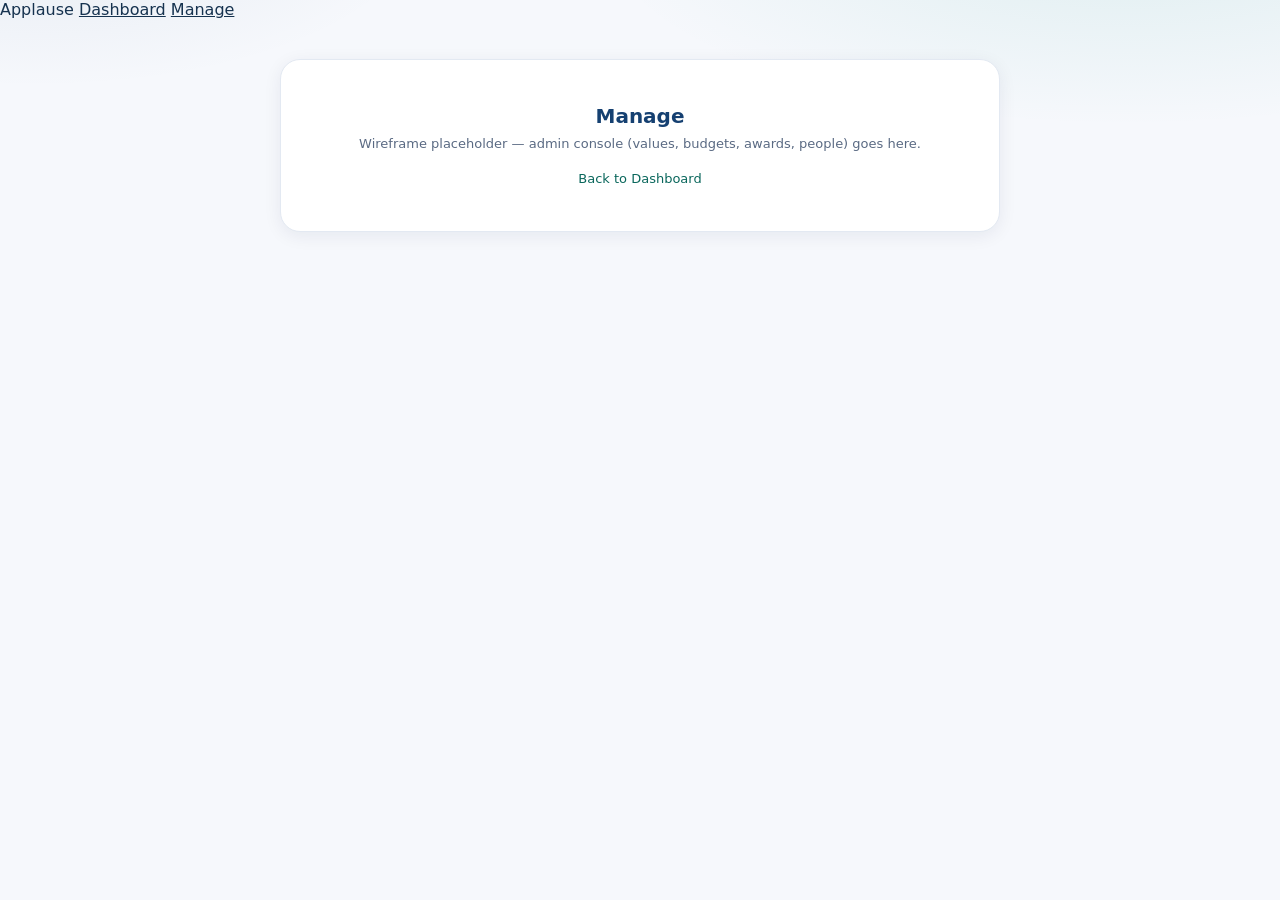
<file: manage.html>
<!doctype html>
<html lang="en">
<head>
<meta charset="utf-8">
<meta name="viewport" content="width=device-width, initial-scale=1">
<title>Applause — Manage</title>
<link rel="stylesheet" href="css/wire.css?v=2">
</head>
<body>

<nav class="nav">
  <span class="logo"><span class="dot"></span>Applause</span>
  <a class="item" href="admin.html">Dashboard</a>
  <a class="item active" href="manage.html">Manage</a>
</nav>

<main class="stub">
  <h1>Manage</h1>
  <p>Wireframe placeholder — admin console (values, budgets, awards, people) goes here.</p>
  <a class="back" href="admin.html">Back to Dashboard</a>
</main>

</body>
</html>
</file>
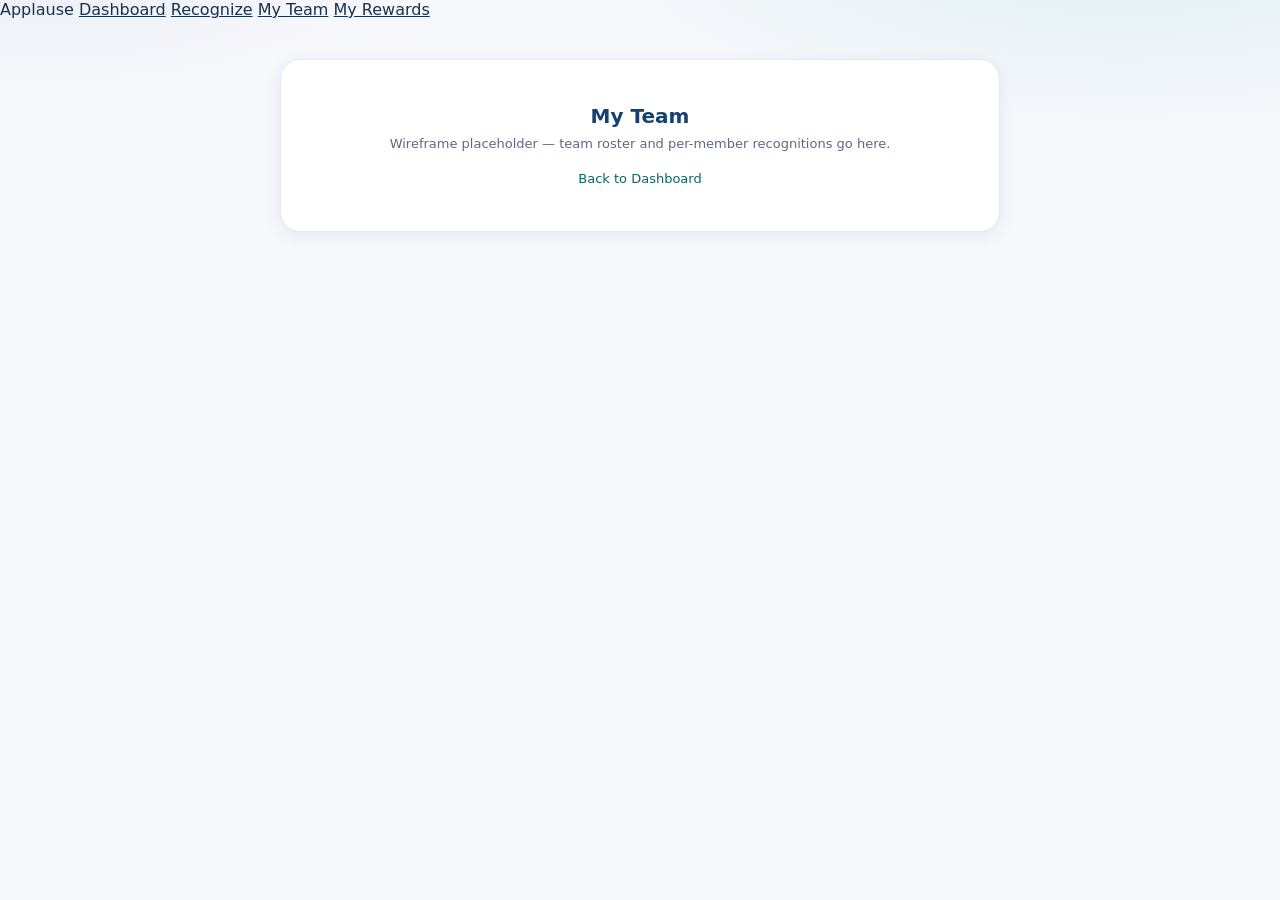
<file: myteam.html>
<!doctype html>
<html lang="en">
<head>
<meta charset="utf-8">
<meta name="viewport" content="width=device-width, initial-scale=1">
<title>Applause — My Team</title>
<link rel="stylesheet" href="css/wire.css?v=2">
</head>
<body>

<nav class="nav">
  <span class="logo"><span class="dot"></span>Applause</span>
  <a class="item" href="leader.html">Dashboard</a>
  <a class="item" href="recognize.html">Recognize</a>
  <a class="item active" href="myteam.html">My Team</a>
  <a class="item" href="rewards.html">My Rewards</a>
</nav>

<main class="stub">
  <h1>My Team</h1>
  <p>Wireframe placeholder — team roster and per-member recognitions go here.</p>
  <a class="back" href="leader.html">Back to Dashboard</a>
</main>

</body>
</html>
</file>
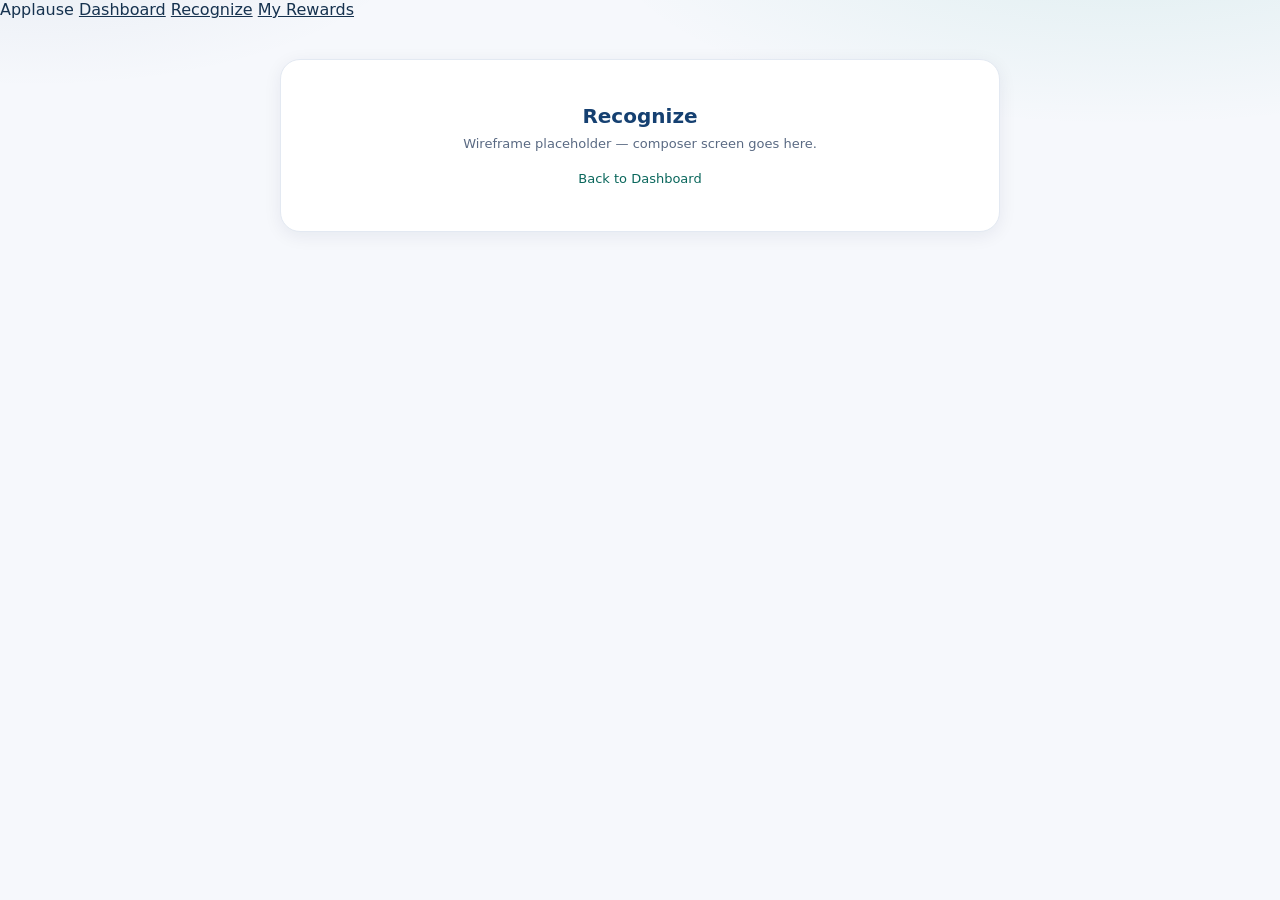
<file: recognize.html>
<!doctype html>
<html lang="en">
<head>
<meta charset="utf-8">
<meta name="viewport" content="width=device-width, initial-scale=1">
<title>Applause — Recognize</title>
<link rel="stylesheet" href="css/wire.css?v=2">
</head>
<body>

<nav class="nav">
  <span class="logo"><span class="dot"></span>Applause</span>
  <a class="item" href="employee.html">Dashboard</a>
  <a class="item active" href="recognize.html">Recognize</a>
  <a class="item" href="rewards.html">My Rewards</a>
</nav>

<main class="stub">
  <h1>Recognize</h1>
  <p>Wireframe placeholder — composer screen goes here.</p>
  <a class="back" href="employee.html">Back to Dashboard</a>
</main>

</body>
</html>
</file>
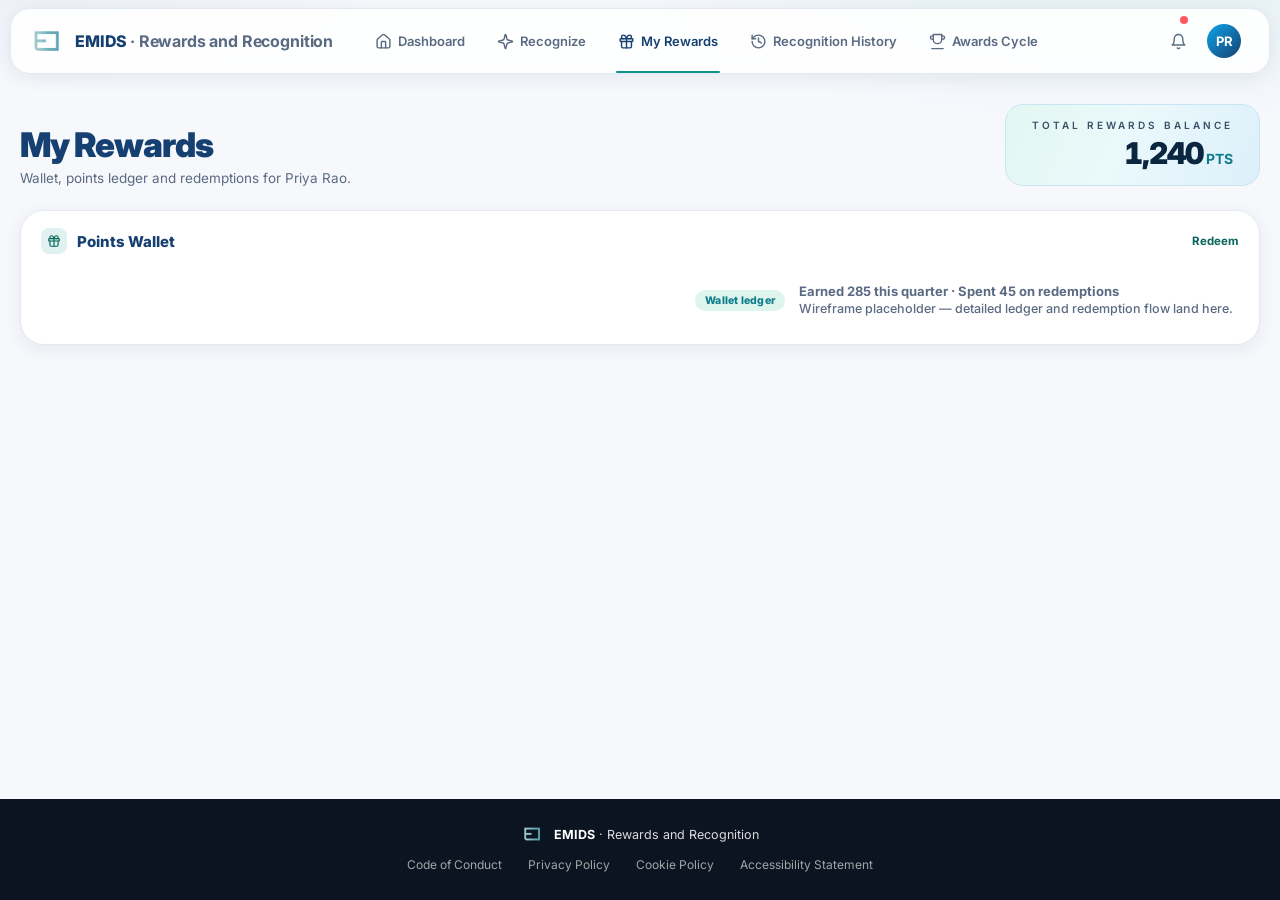
<file: rewards.html>
<!doctype html>
<html lang="en">
<head>
<meta charset="utf-8">
<meta name="viewport" content="width=device-width, initial-scale=1">
<title>EMIDS · Rewards and Recognition</title>
<link rel="preconnect" href="https://fonts.googleapis.com">
<link rel="preconnect" href="https://fonts.gstatic.com" crossorigin>
<link href="https://fonts.googleapis.com/css2?family=Inter:wght@400;500;600;700;800;900&family=JetBrains+Mono:wght@700;800&display=swap" rel="stylesheet">
<link rel="stylesheet" href="css/wire.css?v=2">
</head>
<body>

<header class="topbar">
  <div class="h-row">
    <a class="brand" href="index.html">
      <img class="emids-ic" alt="emids" src="assets/emids-icon.png">
      <span class="b-name">EMIDS <span>· Rewards and Recognition</span></span>
    </a>
    <nav aria-label="Primary">
      <a class="item" href="employee.html">
        <svg viewBox="0 0 24 24" fill="none" stroke="currentColor" stroke-width="2" stroke-linecap="round" stroke-linejoin="round" aria-hidden="true"><path d="M15 21v-8a1 1 0 0 0-1-1h-4a1 1 0 0 0-1 1v8"/><path d="M3 10a2 2 0 0 1 .709-1.528l7-6a2 2 0 0 1 2.582 0l7 6A2 2 0 0 1 21 10v9a2 2 0 0 1-2 2H5a2 2 0 0 1-2-2z"/></svg>
        Dashboard
      </a>
      <a class="item" href="recognize.html">
        <svg viewBox="0 0 24 24" fill="none" stroke="currentColor" stroke-width="2" stroke-linecap="round" stroke-linejoin="round" aria-hidden="true"><path d="M9.937 15.5A2 2 0 0 0 8.5 14.063l-6.135-1.582a.5.5 0 0 1 0-.962L8.5 9.936A2 2 0 0 0 9.937 8.5l1.582-6.135a.5.5 0 0 1 .963 0L14.063 8.5A2 2 0 0 0 15.5 9.937l6.135 1.581a.5.5 0 0 1 0 .964L15.5 14.063a2 2 0 0 0-1.437 1.437l-1.582 6.135a.5.5 0 0 1-.963 0z"/></svg>
        Recognize
      </a>
      <a class="item active" href="rewards.html">
        <svg viewBox="0 0 24 24" fill="none" stroke="currentColor" stroke-width="2" stroke-linecap="round" stroke-linejoin="round" aria-hidden="true"><rect x="3" y="8" width="18" height="4" rx="1"/><path d="M12 8v13"/><path d="M19 12v7a2 2 0 0 1-2 2H7a2 2 0 0 1-2-2v-7"/><path d="M7.5 8a2.5 2.5 0 0 1 0-5A4.8 8 0 0 1 12 8a4.8 8 0 0 1 4.5-5 2.5 2.5 0 0 1 0 5"/></svg>
        My Rewards
      </a>
          <a class="item" href="history.html">
        <svg viewBox="0 0 24 24" fill="none" stroke="currentColor" stroke-width="2" stroke-linecap="round" stroke-linejoin="round" aria-hidden="true"><path d="M3 12a9 9 0 1 0 9-9 9.75 9.75 0 0 0-6.74 2.74L3 8"/><path d="M3 3v5h5"/><path d="M12 7v5l4 2"/></svg>
        Recognition History
      </a>
      <a class="item" href="#">
        <svg viewBox="0 0 24 24" fill="none" stroke="currentColor" stroke-width="2" stroke-linecap="round" stroke-linejoin="round" aria-hidden="true"><path d="M6 9H4.5a2.5 2.5 0 0 1 0-5H6"/><path d="M18 9h1.5a2.5 2.5 0 0 0 0-5H18"/><path d="M4 22h16"/><path d="M18 2H6v7a6 6 0 0 0 12 0V2Z"/></svg>
        Awards Cycle
      </a>
</nav>
    <span class="spacer"></span>
    <a class="bell" aria-label="Notifications" href="#">
      <svg viewBox="0 0 24 24" fill="none" stroke="currentColor" stroke-width="2" stroke-linecap="round" stroke-linejoin="round" aria-hidden="true"><path d="M6 8a6 6 0 0 1 12 0c0 7 3 9 3 9H3s3-2 3-9"/><path d="M10.3 21a1.94 1.94 0 0 0 3.4 0"/></svg>
      <i></i>
    </a>
    <a class="avatar" aria-label="Priya Rao" href="#" title="Priya Rao"><span class="a-face">PR</span></a>
  </div>
</header>

<main class="page">
  <div class="ph-head">
    <div>
      <h1>My Rewards</h1>
      <p class="ph-sub">Wallet, points ledger and redemptions for Priya Rao.</p>
    </div>
    <span class="ph-balance">
      <span class="ph-b-label">Total Rewards Balance</span>
      <span class="ph-b-val"><b class="tnum">1,240</b> PTS</span>
    </span>
  </div>

  <section class="panel" style="margin-top: 24px;">
    <div class="head">
      <span class="p-ic"><svg viewBox="0 0 24 24" fill="none" stroke="currentColor" stroke-width="2" stroke-linecap="round" stroke-linejoin="round" aria-hidden="true"><rect x="3" y="8" width="18" height="4" rx="1"/><path d="M12 8v13"/><path d="M19 12v7a2 2 0 0 1-2 2H7a2 2 0 0 1-2-2v-7"/><path d="M7.5 8a2.5 2.5 0 0 1 0-5A4.8 8 0 0 1 12 8a4.8 8 0 0 1 4.5-5 2.5 2.5 0 0 1 0 5"/></svg></span>
      <h2>Points Wallet</h2>
      <a class="h-link" href="#">Redeem</a>
    </div>
    <div class="body">
      <div class="h-item">
        <span class="p-chip val-cf">Wallet ledger</span>
        <span class="h-who">Earned 285 this quarter · Spent 45 on redemptions<span class="h-msg">Wireframe placeholder — detailed ledger and redemption flow land here.</span></span>
      </div>
    </div>
  </section>
</main>

<footer class="footer">
  <div class="f-brand">
    <img alt="" src="assets/emids-icon.png">
    <span class="f-name"><b>EMIDS</b> · Rewards and Recognition</span>
  </div>
  <nav>
    <a href="#">Code of Conduct</a>
    <a href="#">Privacy Policy</a>
    <a href="#">Cookie Policy</a>
    <a href="#">Accessibility Statement</a>
  </nav>
</footer>
</body>
</html>
</file>
<file: css/wire.css>
/* Applause wireframe — components matched to the EMIDS rewards POC */
:root {
  --navy: #154071;
  --navy-deep: #0a2038;
  --ink: #16324f;
  --muted: #5a6a83;
  --line: #e3e9f2;
  --page: #f6f8fc;
  --brand: #0e9384;
  --brand-deep: #0a675c;
  --brand-soft: #dff2ef;
  --coral: #ff5a5f;
  --gold: #ffb224;
  --gold-soft: #fff4de;
  --gold-ink: #8a5a00;
  --shadow-lift: 0 12px 32px rgba(10, 31, 68, 0.12);
}
* { box-sizing: border-box; margin: 0; }
body {
  font-family: Inter, system-ui, sans-serif;
  background:
    radial-gradient(760px 280px at 88% -70px, rgba(14, 147, 132, 0.1), transparent 70%),
    radial-gradient(560px 240px at 3% -80px, rgba(21, 64, 113, 0.07), transparent 70%),
    var(--page);
  color: var(--ink);
  -webkit-font-smoothing: antialiased;
  text-rendering: optimizeLegibility;
  display: flex; flex-direction: column; min-height: 100dvh;
}
a { color: inherit; }
.tnum { font-variant-numeric: tabular-nums; }
.eyebrow {
  font-size: 11.5px; font-weight: 800; letter-spacing: .14em; text-transform: uppercase;
  color: var(--brand-deep);
}
::-webkit-scrollbar { width: 10px; height: 10px; }
::-webkit-scrollbar-track { background: transparent; }
::-webkit-scrollbar-thumb { background: rgba(14,147,132,.3); border-radius: 9999px; border: 3px solid var(--page); }

/* ---------- floating header card (POC header) ---------- */
.topbar {
  position: sticky; top: 8px; z-index: 30; margin: 8px 10px 0;
  border-radius: 20px; border: 1px solid var(--line);
  background: rgba(255,255,255,0.88); backdrop-filter: blur(10px);
  box-shadow: 0 4px 18px rgba(10, 31, 68, 0.07);
  padding: 0 20px;
}
.topbar .h-row {
  margin: 0 auto; max-width: 1560px;
  display: flex; align-items: stretch; gap: 8px; height: 64px;
}
.topbar .brand { display: flex; align-items: center; gap: 10px; margin-right: 20px; text-decoration: none; }
.topbar .brand img.emids-ic { width: 34px; height: 34px; object-fit: contain; display: block; }
.topbar .brand .b-name {
  font-size: 16px; font-weight: 800; letter-spacing: -0.01em; color: var(--navy);
}
.topbar .brand .b-name span { font-weight: 700; color: var(--muted); }
.topbar nav { display: flex; align-items: stretch; gap: 4px; }
.topbar nav a.item {
  position: relative; display: flex; align-items: center; gap: 6px;
  padding: 0 14px; border-radius: 12px; text-decoration: none;
  font-size: 13px; font-weight: 600; color: var(--muted); white-space: nowrap;
}
.topbar nav a.item svg { width: 17px; height: 17px; flex: none; }
.topbar nav a.item:hover { color: var(--ink); background: var(--page); }
.topbar nav a.item.active { color: var(--navy); }
.topbar nav a.item.active::after {
  content: ""; position: absolute; bottom: 0; left: 12px; height: 2.5px;
  width: calc(100% - 24px); border-radius: 999px; background: var(--brand);
}
.topbar .spacer { flex: 1; }
.topbar .bell {
  position: relative; display: grid; place-items: center;
  padding: 8px; border-radius: 999px; color: var(--muted); text-decoration: none;
}
.topbar .bell svg { width: 17px; height: 17px; }
.topbar .bell:hover { background: #f1f5f9; }
.topbar .bell i {
  position: absolute; right: 7px; top: 7px; width: 8px; height: 8px;
  border-radius: 999px; background: var(--coral);
}
.topbar .bell .b-badge {
  position: absolute; right: 0; top: 0; min-width: 16px; height: 16px;
  border-radius: 999px; background: var(--coral); color: #fff;
  font-size: 9px; font-weight: 800; display: grid; place-items: center; padding: 0 4px;
}
.topbar .avatar {
  display: flex; margin-left: 2px; padding: 2px 8px 2px 2px;
  border-radius: 999px; text-decoration: none; align-items: center;
}
.topbar .avatar:hover { background: #f1f5f9; }
.topbar .avatar .a-face {
  width: 34px; height: 34px; border-radius: 999px; color: #fff;
  font-size: 13px; font-weight: 700; display: grid; place-items: center;
  background: linear-gradient(135deg, #0ea5e9, var(--navy));
}
.topbar .avatar.admin .a-face { background: linear-gradient(135deg, var(--navy), #123a5e); }

/* ticker (leader) */
.ticker-wrap {
  margin: 10px auto 0; width: min(1560px, calc(100% - 40px));
  background: var(--gold-soft); border: 1px solid #f3e2b7; border-radius: 14px;
  overflow: hidden; padding: 9px 14px;
}
.nudge { display: flex; align-items: center; gap: 12px; transition: opacity 0.3s ease, max-height 0.35s ease; }
.ticker-wrap.leaving { opacity: 0; }
.nudge .n-ic { flex: none; width: 30px; height: 30px; border-radius: 999px; background: rgba(255, 178, 36, 0.35); color: var(--gold-ink); display: grid; place-items: center; }
.nudge .n-ic svg { width: 16px; height: 16px; }
.nudge .n-text { font-size: 13px; color: var(--gold-ink); }
.nudge .n-text b { font-weight: 800; font-size: 13.5px; }
.nudge .n-text span { display: block; font-size: 11.5px; opacity: 0.85; }
.nudge .n-x {
  margin-left: auto; flex: none; border: none; background: rgba(255, 178, 36, 0.3);
  color: var(--gold-ink); width: 26px; height: 26px; border-radius: 999px;
  display: grid; place-items: center; cursor: pointer; transition: background 0.15s ease;
}
.nudge .n-x svg { width: 13px; height: 13px; }
.nudge .n-x:hover { background: rgba(255, 178, 36, 0.55); }
@keyframes tick { from { transform: translateX(0); } to { transform: translateX(-50%); } }

/* ---------- landing row: video left, My Feed right, wallet below video ---------- */
.landing {
  width: min(1560px, calc(100% - 40px)); margin: 10px auto 0;
  display: grid; grid-template-columns: 1.55fr 1fr; gap: 16px;
  align-items: stretch;
  height: calc(100dvh - 108px); min-height: 560px;
}
body:has(.ticker-wrap) .landing { height: calc(100dvh - 153px); }
.landing-left { display: flex; flex-direction: column; gap: 14px; min-width: 0; }

/* match video hero card (POC Hero) */
.video-card {
  position: relative; flex: 1; min-height: 210px;
  border-radius: 28px; overflow: hidden; background: #030d1c;
  box-shadow: 0 18px 44px -20px rgba(3, 13, 28, 0.55);
}
.video-card video, .video-card img.poster {
  position: absolute; inset: 0; width: 100%; height: 100%; object-fit: cover;
}
.video-card .veil {
  position: absolute; inset: 0; pointer-events: none;
  background: linear-gradient(90deg, rgba(3,13,28,0.8) 0%, rgba(3,13,28,0.62) 55%, rgba(3,13,28,0.58) 100%);
}
.video-card .copy {
  position: relative; z-index: 10; height: 100%;
  display: flex; flex-direction: column; justify-content: center; gap: 26px;
  padding: 40px 44px;
}
.video-card .copy h1 {
  font-size: clamp(32px, 3.5vw, 50px); font-weight: 800; line-height: 1.06;
  letter-spacing: -0.03em; max-width: 17ch;
  text-shadow: 0 2px 24px rgba(0, 0, 0, 0.35);
  background: linear-gradient(90deg, #fff 45%, #d9fbe9 100%);
  -webkit-background-clip: text; background-clip: text;
}
.video-card .copy h1, .video-card .copy h1 em { color: transparent; }
.video-card .copy h1 em {
  position: relative; font-style: normal;
  background: linear-gradient(100deg, var(--brand) 25%, #14b8a6 45%, var(--gold-ink) 62%, var(--brand) 88%);
  background-size: 240% 100%; -webkit-background-clip: text; background-clip: text;
  color: transparent; animation: shimmer-pan 7s linear infinite;
}
.video-card .copy h1 em::after {
  content: ""; position: absolute; left: 0; bottom: -8px; width: 100%; height: 8px;
  background: url('data:image/svg+xml;utf8,<svg xmlns="http://www.w3.org/2000/svg" height="8" viewBox="0 0 120 8" preserveAspectRatio="none"><path d="M2 6 C 30 1, 90 1, 118 5" fill="none" stroke="%23ffb224" stroke-width="3" stroke-linecap="round" opacity="0.75"/></svg>') no-repeat center/100%;
}
@keyframes shimmer-pan { from { background-position: 0% 0; } to { background-position: -240% 0; } }
.video-card .btn-kudos {
  display: inline-block; width: 240px; text-align: center; text-decoration: none;
  font-family: 'JetBrains Mono', ui-monospace, monospace;
  font-size: 12.5px; font-weight: 800; letter-spacing: 0.12em; text-transform: uppercase;
  color: #06222e; background: #4b94a0; border-radius: 12px; padding: 12px 18px;
}
.video-card .btn-kudos:hover { filter: brightness(1.08); }

/* wallet — POC points balance tile */
.wallet-card {
  position: relative; border-radius: 24px; padding: 20px 30px 22px; overflow: hidden;
  border: 1px solid #C9E4F2;
  background: linear-gradient(115deg, #E2F7F1 0%, #EAF9FB 45%, #DDEFFA 100%);
  box-shadow: 0 18px 40px -24px rgba(3, 13, 28, 0.35);
}
.wallet-card::before {
  content: ""; position: absolute; width: 460px; height: 460px; left: -230px; bottom: -230px;
  border-radius: 999px; background: #DDF3EA;
}
.wallet-card::after {
  content: ""; position: absolute; width: 360px; height: 360px; right: -180px; top: -180px;
  border-radius: 999px; background: rgba(183, 223, 241, 0.45);
}
.wallet-card .ring-a {
  position: absolute; width: 400px; height: 400px; left: -200px; bottom: -200px;
  border-radius: 999px; background: rgba(126, 205, 190, 0.55);
}
.wallet-card .ring-b {
  position: absolute; width: 320px; height: 320px; left: -160px; bottom: -160px;
  border-radius: 999px; border: 2px solid rgba(11, 39, 64, 0.1);
}
.wallet-card .w-in { position: relative; z-index: 10; }
.wallet-card .w-label {
  font-size: 13px; font-weight: 500; letter-spacing: 4px; text-transform: uppercase;
  color: rgba(11, 39, 64, 0.85);
}
.wallet-card .w-top { display: flex; align-items: center; justify-content: space-between; gap: 16px; }
.wallet-card .w-top .btn-more { margin-top: 0; padding: 9px 20px; font-size: 12.5px; }
.wallet-card .w-row { display: flex; align-items: flex-end; justify-content: space-between; gap: 24px; margin-top: 14px; }
.wallet-card .w-bars { display: flex; flex-direction: column; align-items: flex-end; gap: 7px; padding-bottom: 4px; }
.wallet-card .w-charts { display: flex; align-items: flex-end; gap: 6px; height: 58px; }
.wallet-card .w-charts span {
  width: 13px; border-radius: 5px; background: linear-gradient(180deg, #2AA0B9, rgba(14, 124, 140, 0.3));
  height: var(--h, 40%);
}
.wallet-card .w-charts span.hot { background: linear-gradient(180deg, #ffb224, rgba(255, 178, 36, 0.35)); }
.wallet-card .w-cap { font-size: 11px; font-weight: 700; color: var(--muted); }
.wallet-card .w-val {
  font-size: clamp(38px, 4.6vw, 62px); font-weight: 900; line-height: 0.85;
  color: #0B2740; letter-spacing: -0.04em;
}
.wallet-card .w-unit { font-size: clamp(17px, 1.9vw, 26px); font-weight: 800; color: #0E7C8C; letter-spacing: -0.01em; }
.wallet-card .w-sides { padding-bottom: 6px; font-size: 12.5px; color: var(--muted); display: flex; gap: 14px; }
.wallet-card .w-sides b { color: var(--ink); }
.wallet-card .btn-more {
  display: inline-block; margin-top: 14px; text-decoration: none;
  background: #153B5A; color: #fff; font-size: 14px; font-weight: 600;
  padding: 13px 34px; border-radius: 999px;
  box-shadow: 0 10px 24px rgba(3, 13, 28, 0.28);
}
.wallet-card .btn-more:hover { filter: brightness(1.1); }

/* ---------- My Feed (right rail) ---------- */
.feed {
  background: #fff; border: 1px solid var(--line); border-radius: 24px;
  box-shadow: 0 4px 18px rgba(10, 31, 68, 0.07);
  display: flex; flex-direction: column; min-width: 0; overflow: hidden;
}
.feed-head { padding: 16px 18px 12px; border-bottom: 1px solid var(--line); display: flex; align-items: center; gap: 8px; }
.feed-head h2 { font-size: 14.5px; font-weight: 800; color: var(--navy); }
.feed-head .f-count { margin-left: auto; font-size: 11.5px; color: var(--muted); }
.feed-scroll { overflow-y: auto; padding: 12px; display: flex; flex-direction: column; gap: 10px; flex: 1; }
.post {
  position: relative; border: 1px solid var(--line); border-radius: 16px; padding: 12px 14px;
  transition: transform 0.2s ease, box-shadow 0.2s ease, border-color 0.2s ease;
}
.post:hover { transform: translateY(-2px); box-shadow: 0 10px 24px -14px rgba(10, 31, 68, 0.25); border-color: rgba(14, 147, 132, 0.3); }
.post.new { border-color: rgba(14, 147, 132, 0.4); background: linear-gradient(90deg, rgba(14, 147, 132, 0.07), rgba(255, 255, 255, 0) 45%); }
.post.new::after {
  content: "NEW"; position: absolute; top: -7px; left: -7px;
  font-size: 8.5px; font-weight: 800; letter-spacing: 0.08em; color: #fff;
  background: #0E7C8C; padding: 3px 7px; border-radius: 999px;
  box-shadow: 0 2px 8px rgba(14, 147, 132, 0.4);
}
.post .p-top { display: flex; align-items: center; gap: 9px; margin-bottom: 7px; }
.av {
  width: 28px; height: 28px; border-radius: 999px; flex: none;
  display: grid; place-items: center; color: #fff; font-size: 10.5px; font-weight: 800;
}
.av.v1 { background: linear-gradient(135deg, #0ea5e9, #036aa9); }
.av.v2 { background: linear-gradient(135deg, #17b26a, #0a675c); }
.av.v3 { background: linear-gradient(135deg, #7a5af8, #5b3ec4); }
.av.v4 { background: linear-gradient(135deg, #38bdf8, #0e7c8c); }
.av.v5 { background: linear-gradient(135deg, #ff8938, #c95806); }
.av.v6 { background: linear-gradient(135deg, #ff5a5f, #b91c1c); }
.post .p-react { margin-left: auto; display: flex; align-items: center; gap: 7px; }
.post .p-stk { display: flex; }
.post .p-stk .av { width: 19px; height: 19px; font-size: 8px; border: 2px solid #fff; }
.post .p-stk .av + .av { margin-left: -7px; }
.post .p-cher { font-size: 11px; font-weight: 700; color: var(--muted); white-space: nowrap; }
.post .p-cheer {
  font: inherit; font-size: 11px; font-weight: 800; color: #0E7C8C;
  background: rgba(14, 147, 132, 0.1); border: 1px solid rgba(14, 147, 132, 0.25);
  border-radius: 999px; padding: 4px 12px; cursor: pointer; white-space: nowrap;
  transition: background 0.15s ease, color 0.15s ease, border-color 0.15s ease;
}
.post .p-cheer:hover { background: rgba(14, 147, 132, 0.2); }
.post .p-cheer.on { background: #ffb224; border-color: #ffb224; color: #3d2b00; cursor: default; }
.p-name { font-size: 13px; font-weight: 700; color: var(--navy); }
.p-arrow { font-size: 12px; color: var(--muted); }
.p-arrow b { color: var(--ink); font-weight: 600; }
.p-chip {
  margin-left: auto; font-size: 10.5px; font-weight: 800; padding: 4px 10px;
  border-radius: 999px; white-space: nowrap; letter-spacing: 0.02em;
}
.val-cf { background: #ddf5ec; color: #0e7c8c; }
.val-in { background: #fff1e2; color: #b45309; }
.val-co { background: #f1edfd; color: #5b3ec4; }
.val-ow { background: #ddf5e8; color: #046c4e; }
.val-wm { background: #fee9e9; color: #c03636; }
.post p { font-size: 12.5px; color: var(--muted); line-height: 1.55; }
.post .p-foot { display: flex; align-items: center; gap: 8px; margin-top: 8px; }
.post .p-pts { font-size: 13.5px; font-weight: 800; color: var(--navy); }
.post .p-time { font-size: 11px; color: var(--muted); }

/* ---------- section label ---------- */
.section-label { margin: 26px auto 12px; padding: 0 0; }

/* ---------- stat tiles (POC My Activity row) ---------- */
.stats {
  width: min(1560px, calc(100% - 40px)); margin: 30px auto 0;
  display: grid; grid-template-columns: 1fr 1.55fr; gap: 16px;
}
.stat-split {
  position: relative; overflow: hidden; border-radius: 24px; padding: 20px;
  background: linear-gradient(160deg, #10515b 0%, #0c4350 48%, #07313e 100%);
  border-color: rgba(255,255,255,0.1);
  box-shadow: inset 0 1px 0 rgba(255,255,255,0.12), 0 26px 52px -22px rgba(7, 49, 62, 0.55);
  display: flex; align-items: center; min-height: 150px;
  text-decoration: none;
}
.ring { position: absolute; pointer-events: none; border-radius: 999px; border: 1.5px solid rgba(103,222,222,0.25); }
.ring.a { right: -80px; top: -112px; width: 288px; height: 288px; }
.ring.b { right: -24px; bottom: 24px; width: 160px; height: 160px; border-color: rgba(103,222,222,0.35); }
.stat-split .cols { position: relative; z-index: 10; display: grid; width: 100%; grid-template-columns: 1fr 1fr; align-items: center; }
.stat-split .half { display: flex; flex-direction: column; justify-content: center; padding-right: 16px; border-right: 1px solid rgba(255,255,255,0.12); }
.stat-split .half:last-child { border-right: none; padding-left: 16px; padding-right: 0; }
.stat-split .s-num { font-size: 36px; font-weight: 800; line-height: 1; color: #fff; }
.stat-split .half:last-child .s-num { color: #67e8f9; }
.stat-split .s-lab { margin-top: 7px; font-size: 11px; font-weight: 700; color: rgba(255,255,255,0.7); }
.stat-split .s-bar { margin-top: 10px; height: 1px; width: 32px; }
.stat-split .half:first-child .s-bar { background: rgba(103, 232, 249, 0.8); }
.stat-split .half:last-child .s-bar { background: rgba(45, 212, 191, 0.8); }
.stat-mile {
  position: relative; overflow: hidden; border-radius: 24px; padding: 20px;
  background: linear-gradient(150deg, #0a1a31 0%, #0d2440 55%, #081e33 100%);
  box-shadow: inset 0 1px 0 rgba(255,255,255,0.12), 0 26px 52px -22px rgba(7, 49, 62, 0.55);
  display: flex; align-items: center; justify-content: space-between; min-height: 150px;
  text-decoration: none;
}
.ring.sky { border-color: rgba(147,197,253,0.28); }
.stat-mile .m-id { position: relative; z-index: 10; display: flex; align-items: center; gap: 10px; }
.stat-mile .m-badge {
  width: 36px; height: 36px; border-radius: 12px; background: rgba(56,189,248,0.2);
  color: #7dd3fc; display: grid; place-items: center;
}
.stat-mile .m-badge svg { width: 17px; height: 17px; }
.stat-mile .m-name { font-size: 10.5px; font-weight: 800; letter-spacing: 0.2em; text-transform: uppercase; color: #7dd3fc; }
.stat-mile .m-name::after { content: ""; display: block; margin-top: 5px; width: 40px; height: 1px; background: rgba(56,189,248,0.6); }
.stat-mile .m-num { position: relative; z-index: 10; text-align: right; }
.stat-mile .m-num b { display: block; font-size: 44px; font-weight: 800; line-height: 1; color: #fff; letter-spacing: -0.02em; }
.stat-mile .m-num span { margin-top: 6px; display: block; font-size: 14px; font-weight: 700; color: rgba(255,255,255,0.9); }

/* ---------- Team Highlights carousel (POC EoQ component, exact) ---------- */
.hl-row {
  width: min(1560px, calc(100% - 40px)); margin: 26px auto 64px;
  display: grid; grid-template-columns: 1.6fr 1fr; gap: 16px; align-items: stretch;
}
.hl-card {
  position: relative; overflow: hidden; color: #fff;
  border-radius: 24px; border: 1px solid var(--line); background: #fff;
  box-shadow: 0 1px 2px rgba(10, 31, 68, 0.06);
  min-height: 268px; padding: 0;
}
.hl-card .hs {
  position: absolute; inset: 0; display: flex; flex-direction: column; justify-content: space-between;
  opacity: 0; transition: opacity 0.7s ease; pointer-events: none;
}
.hl-card .hs.on { opacity: 1; pointer-events: auto; }
.hl-card .hs > img { position: absolute; inset: 0; width: 100%; height: 100%; object-fit: cover; }
.hl-card .hs .hs-veil { position: absolute; inset: 0; background: rgba(10, 32, 56, 0.55); }
.hl-card .hs .hs-top { position: relative; padding: 20px 20px 8px; }
.hl-card .hs .hl-eyebrow {
  display: flex; align-items: center; gap: 6px;
  font-family: 'JetBrains Mono', ui-monospace, monospace;
  font-size: 10.5px; font-weight: 800; letter-spacing: 0.16em; text-transform: uppercase;
  color: var(--gold);
}
.hl-card .hs .hl-eyebrow svg { width: 13px; height: 13px; }
.hl-card .hs .hl-tit { margin-top: 10px; max-width: 300px; font-size: 22px; font-weight: 800; line-height: 1.35; color: #fff; }
.hl-card .hs .hl-sub { margin-top: 6px; max-width: 300px; font-size: 12.5px; line-height: 1.65; color: rgba(255,255,255,0.75); }
.hl-card .hs .hl-actions { position: relative; display: flex; flex-wrap: wrap; align-items: center; gap: 8px; padding: 16px 20px 20px; }
.hl-card .hs .hl-btn {
  border-radius: 12px; padding: 10px 16px; font-size: 13px; font-weight: 800;
  background: var(--gold); color: #3d2b00; text-decoration: none;
}
.hl-card .hs .hl-btn.ghost { background: rgba(255,255,255,0.12); color: #fff; font-weight: 700; }
.hl-card .hs .hl-btn:hover { filter: brightness(1.05); }
.hl-dotrow { position: absolute; right: 16px; top: 16px; z-index: 20; display: flex; gap: 5px; }
.hl-dot { width: 7px; height: 7px; border-radius: 999px; background: rgba(255,255,255,0.4); border: none; cursor: pointer; padding: 0; }
.hl-dot.on { background: var(--gold); width: 18px; }

/* ---------- two panels ---------- */
.panels {
  width: min(1560px, calc(100% - 40px)); margin: 16px auto 0;
  display: grid; grid-template-columns: 1fr 1fr; gap: 16px; align-items: start;
}
.panels.one { grid-template-columns: 1fr; }
.panel {
  background: #fff; border: 1px solid var(--line); border-radius: 24px;
  box-shadow: 0 4px 18px rgba(10, 31, 68, 0.07);
}
.panel > .head { display: flex; align-items: center; gap: 10px; padding: 17px 20px 12px; }
.panel > .head .p-ic {
  width: 26px; height: 26px; border-radius: 8px; background: var(--brand-soft);
  color: var(--brand-deep); display: grid; place-items: center;
}
.panel > .head .p-ic svg { width: 14px; height: 14px; }
.panel > .head h2 { font-size: 15px; font-weight: 800; color: var(--navy); }
.panel > .head .h-link {
  margin-left: auto; font-size: 11.5px; font-weight: 700; color: var(--brand-deep);
  text-decoration: none;
}
.panel > .head select {
  margin-left: auto; font: inherit; font-size: 12px; font-weight: 700;
  border: 1px solid var(--line); border-radius: 999px; padding: 6px 14px;
  background: var(--brand-soft); color: var(--brand-deep);
}
.panel > .body { padding: 4px 12px 14px; display: flex; flex-direction: column; gap: 8px; }

/* announcements */
.ann { display: flex; gap: 12px; align-items: flex-start; padding: 10px 8px; }
.ann + .ann { border-top: 1px solid var(--line); }
.ann .a-date {
  flex: none; font-size: 10.5px; font-weight: 800; color: var(--gold-ink);
  background: var(--gold-soft); border-radius: 999px; padding: 4px 10px; margin-top: 1px;
  white-space: nowrap;
}
.ann .a-tit { font-size: 13px; font-weight: 700; color: var(--ink); }
.ann .a-sub { font-size: 11.5px; color: var(--muted); margin-top: 2px; display: block; }

/* leaderboard */
.lb-row { display: flex; align-items: center; gap: 12px; padding: 11px 12px; border-radius: 14px; }
.lb-row + .lb-row { border-top: 1px solid transparent; }
.lb-row.on { background: var(--brand-soft); }
.rank-chip {
  width: 26px; height: 26px; border-radius: 999px; flex: none;
  display: grid; place-items: center; font-size: 11.5px; font-weight: 800; color: #fff;
}
.rank-chip.r1 { background: linear-gradient(135deg, #0e9384, #0a675c); }
.rank-chip.r2 { background: linear-gradient(135deg, #17b26a, #0a675a); }
.rank-chip.r3 { background: linear-gradient(135deg, #ff5a5f, #c03636); }
.rank-chip.r4 { background: linear-gradient(135deg, #7a5af8, #5b3ec4); }
.rank-chip.rx { background: var(--line); color: var(--muted); }
.lb-row .av { width: 32px; height: 32px; font-size: 12px; }
.lb-name { font-size: 13.5px; font-weight: 700; color: var(--navy); }
.lb-team { display: block; font-size: 10.5px; color: var(--muted); font-weight: 500; }
.lb-pts { margin-left: auto; font-size: 15px; font-weight: 800; color: var(--navy); }
.you-pill {
  font-size: 10px; font-weight: 800; color: #046c4e; background: rgba(23,178,106,0.15);
  border-radius: 999px; padding: 3px 9px; margin-left: 8px;
}

/* ---------- recognition history page ---------- */
.page { width: min(1560px, calc(100% - 40px)); margin: 30px auto 64px; }
.ph-head { display: flex; align-items: flex-end; justify-content: space-between; gap: 20px; }
.ph-head h1 { font-size: 34px; font-weight: 900; color: var(--navy); letter-spacing: -0.03em; }
.ph-sub { margin-top: 5px; font-size: 13.5px; color: var(--muted); }
.ph-balance {
  display: flex; flex-direction: column; gap: 4px; text-align: right;
  border-radius: 18px; padding: 14px 26px;
  background: linear-gradient(115deg, #E2F7F1 0%, #EAF9FB 45%, #DDEFFA 100%);
  border: 1px solid #C9E4F2;
}
.ph-b-label { font-size: 10px; font-weight: 600; letter-spacing: 3px; text-transform: uppercase; color: rgba(11, 39, 64, 0.8); }
.ph-b-val { font-size: 14px; font-weight: 700; color: #0E7C8C; }
.ph-b-val b { font-size: 30px; font-weight: 900; color: #0B2740; letter-spacing: -0.03em; }

.tabs { display: flex; gap: 10px; margin: 24px 0 14px; }
.tab {
  font: inherit; font-size: 13px; font-weight: 800; color: var(--muted);
  background: #fff; border: 1px solid var(--line); border-radius: 999px; padding: 9px 22px;
  cursor: pointer; transition: all 0.18s ease;
}
.tab .t-n { margin-left: 6px; font-size: 11px; font-weight: 800; color: inherit; opacity: 0.75; }
.tab:hover { border-color: var(--brand); color: var(--brand-deep); }
.tab.on { background: var(--navy); border-color: var(--navy); color: #fff; }
.tab.on .t-n { opacity: 0.85; }

.h-list { display: flex; flex-direction: column; gap: 6px; }
.h-list[hidden] { display: none; }
.h-item { display: flex; align-items: center; gap: 14px; padding: 13px 14px; border-radius: 14px; transition: background 0.2s ease; }
.h-item:hover { background: var(--page); }
.h-item .av { width: 36px; height: 36px; font-size: 13px; }
.h-who { font-size: 13px; font-weight: 700; color: var(--muted); line-height: 1.35; min-width: 0; }
.h-who b { color: var(--navy); font-size: 14px; }
.h-msg { display: block; font-size: 12.5px; font-weight: 500; color: var(--muted); }
.h-item .p-chip { flex: none; }
.h-meta { margin-left: auto; flex: none; display: flex; flex-direction: column; align-items: flex-end; gap: 2px; }
.h-meta b { font-size: 15px; font-weight: 800; color: #0E7C8C; }
.h-date { font-size: 11.5px; font-weight: 700; color: var(--muted); }

/* approvals queue (admin) */
.q-count {
  font-size: 11px; font-weight: 800; color: var(--gold-ink); background: var(--gold-soft);
  border-radius: 999px; padding: 3px 10px;
}
.q-row { display: flex; align-items: center; gap: 12px; padding: 12px; border-radius: 14px; transition: background 0.2s ease; }
.q-row:hover { background: var(--page); }
.q-who { font-size: 13.5px; font-weight: 700; color: var(--muted); line-height: 1.3; }
.q-who b { color: var(--navy); }
.q-msg { display: block; font-size: 11.5px; font-weight: 500; color: var(--muted); }
.q-meta { margin-left: auto; display: flex; align-items: center; gap: 8px; flex: none; }
.q-btn {
  font-size: 12px; font-weight: 800; text-decoration: none;
  padding: 7px 16px; border-radius: 999px; transition: filter 0.15s ease;
}
.q-btn.ok { background: #0E7C8C; color: #fff; }
.q-btn.ok:hover { filter: brightness(1.1); }
.q-btn.no { background: #fff; color: #C03636; border: 1px solid #F3C6C6; }
.q-btn.no:hover { background: #fdf1f1; }

/* ---------- footer ---------- */
.footer { margin-top: auto; background: #0b1420; color: #fff; text-align: center; padding: 24px 16px 28px; }
.footer .f-brand { display: flex; align-items: center; justify-content: center; gap: 10px; }
.footer .f-brand img { width: 22px; height: 22px; object-fit: contain; }
.footer .f-brand .f-name { font-size: 12.5px; color: rgba(255,255,255,0.85); }
.footer .f-brand .f-name b { color: #fff; }
.footer nav { margin-top: 12px; display: flex; justify-content: center; gap: 26px; flex-wrap: wrap; }
.footer nav a { font-size: 12px; color: rgba(255,255,255,0.62); text-decoration: none; }
.footer nav a:hover { color: #fff; }

/* polish */
@keyframes rise-page { from { opacity: 0; transform: translateY(8px); } to { opacity: 1; transform: none; } }
body > * { animation: rise-page 0.4s cubic-bezier(0.22, 1, 0.36, 1) both; }
body > header.topbar { animation: none; }
.feed-scroll::-webkit-scrollbar { width: 6px; }
.feed-scroll::-webkit-scrollbar-thumb { background: #d4dcea; border: none; border-radius: 8px; }
.lb-row { transition: background 0.2s ease; }
.lb-row:hover { background: var(--page); }
.lb-row.on:hover { background: var(--brand-soft); }
.panel { transition: transform 0.25s ease, box-shadow 0.25s ease; }
.panel:hover { transform: translateY(-2px); box-shadow: 0 10px 28px -16px rgba(10, 31, 68, 0.22); }
.stat-split, .stat-mile { transition: transform 0.28s cubic-bezier(0.22, 1, 0.36, 1); }
.stat-split:hover, .stat-mile:hover { transform: translateY(-3px); }
.wallet-card { transition: transform 0.28s cubic-bezier(0.22, 1, 0.36, 1); }
.wallet-card:hover { transform: translateY(-2px); }

/* ---------- stub pages ---------- */
.stub {
  width: min(720px, calc(100% - 48px)); margin: 40px auto; background: #fff; border: 1px solid var(--line);
  border-radius: 20px; box-shadow: 0 4px 18px rgba(10, 31, 68, 0.07); padding: 44px; text-align: center;
}
.stub h1 { font-size: 20px; color: var(--navy); }
.stub p { font-size: 13px; color: var(--muted); margin-top: 8px; }
.stub .back { display: inline-block; margin-top: 20px; font-size: 13px; color: var(--brand-deep); text-decoration: none; }
</file>
